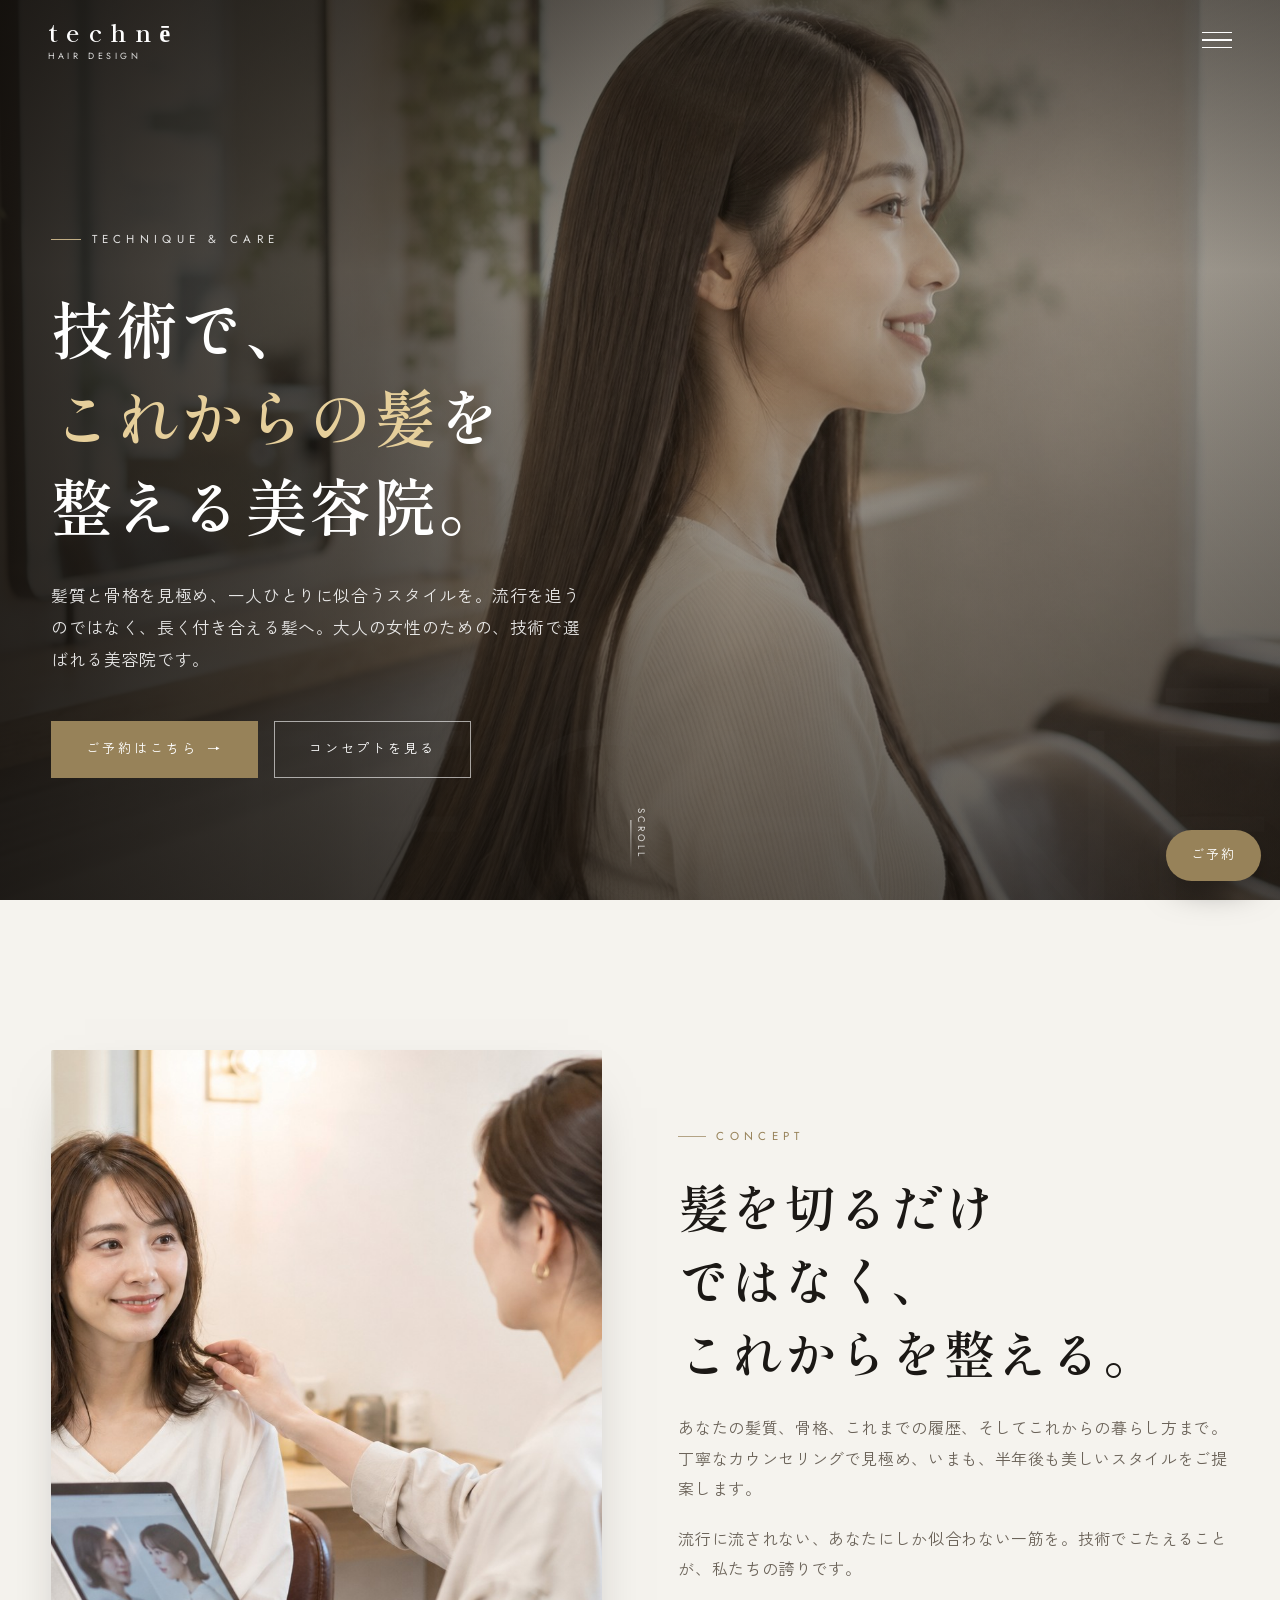
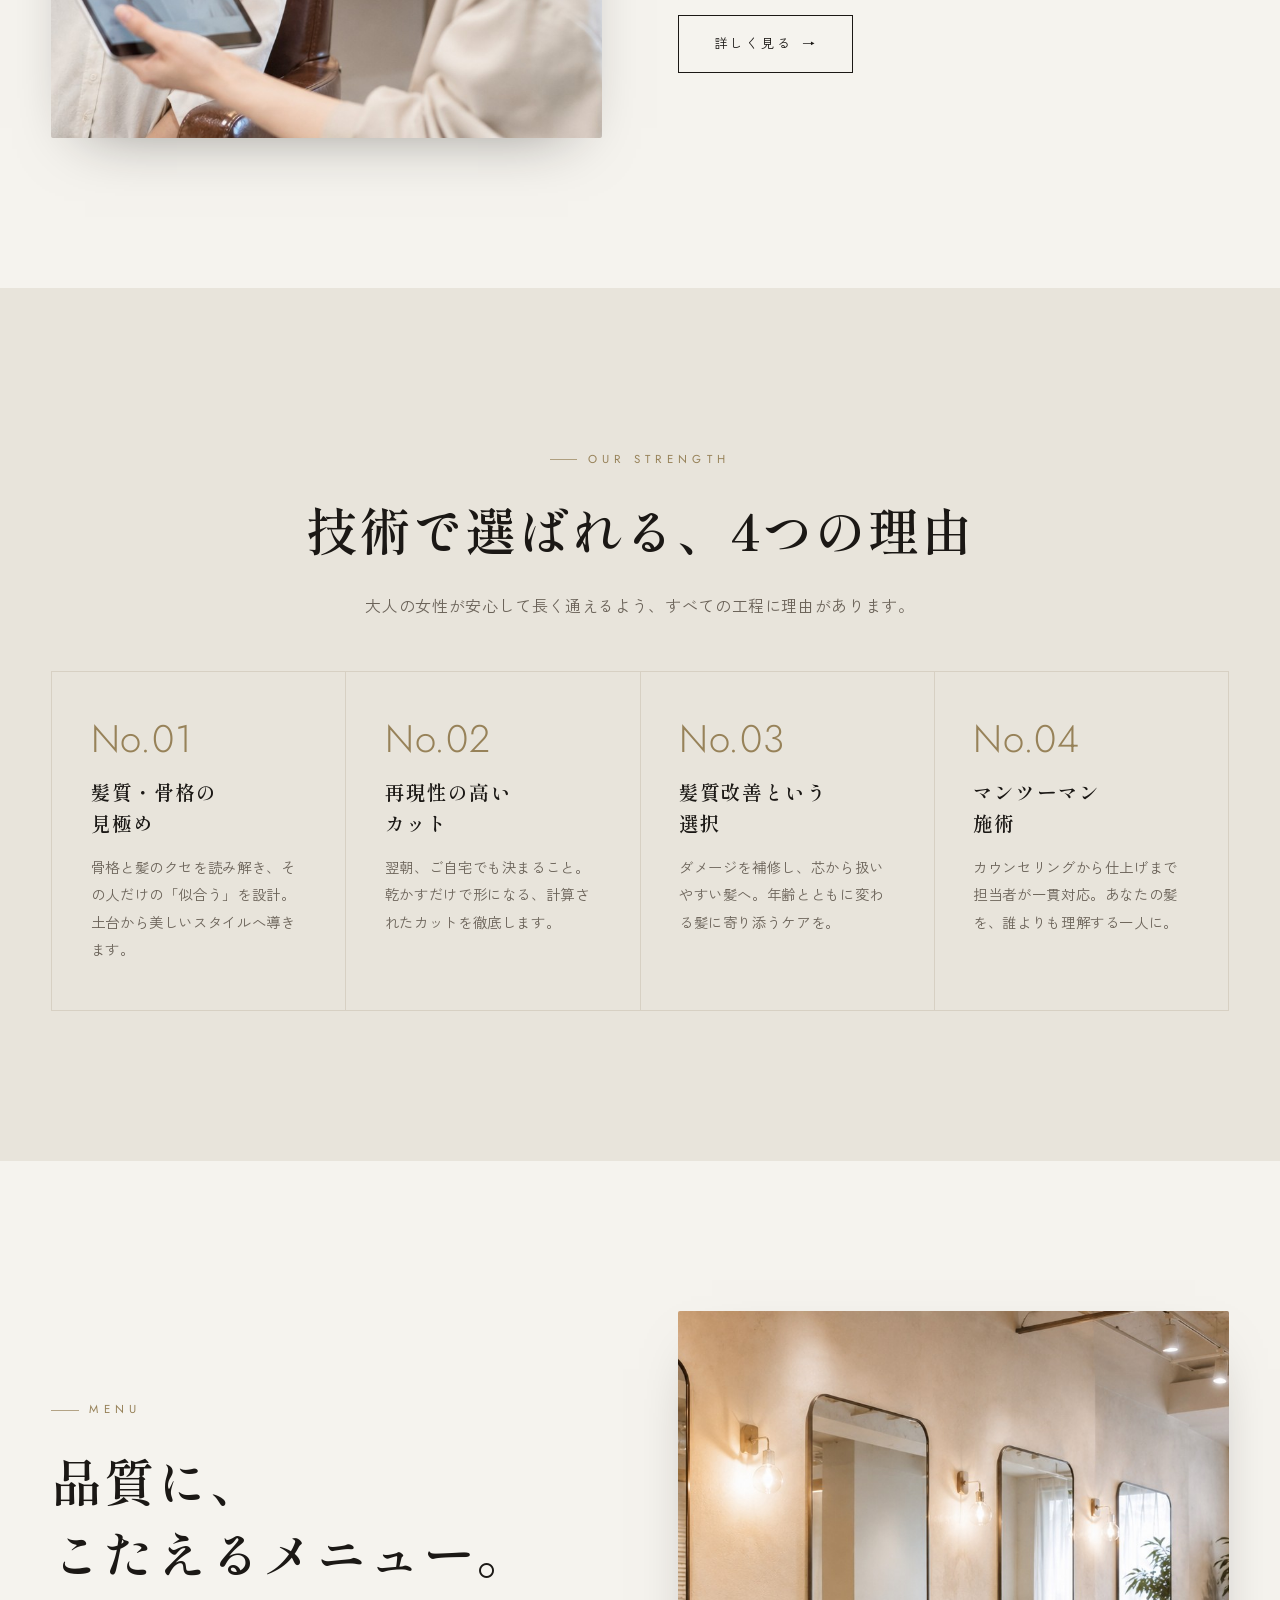
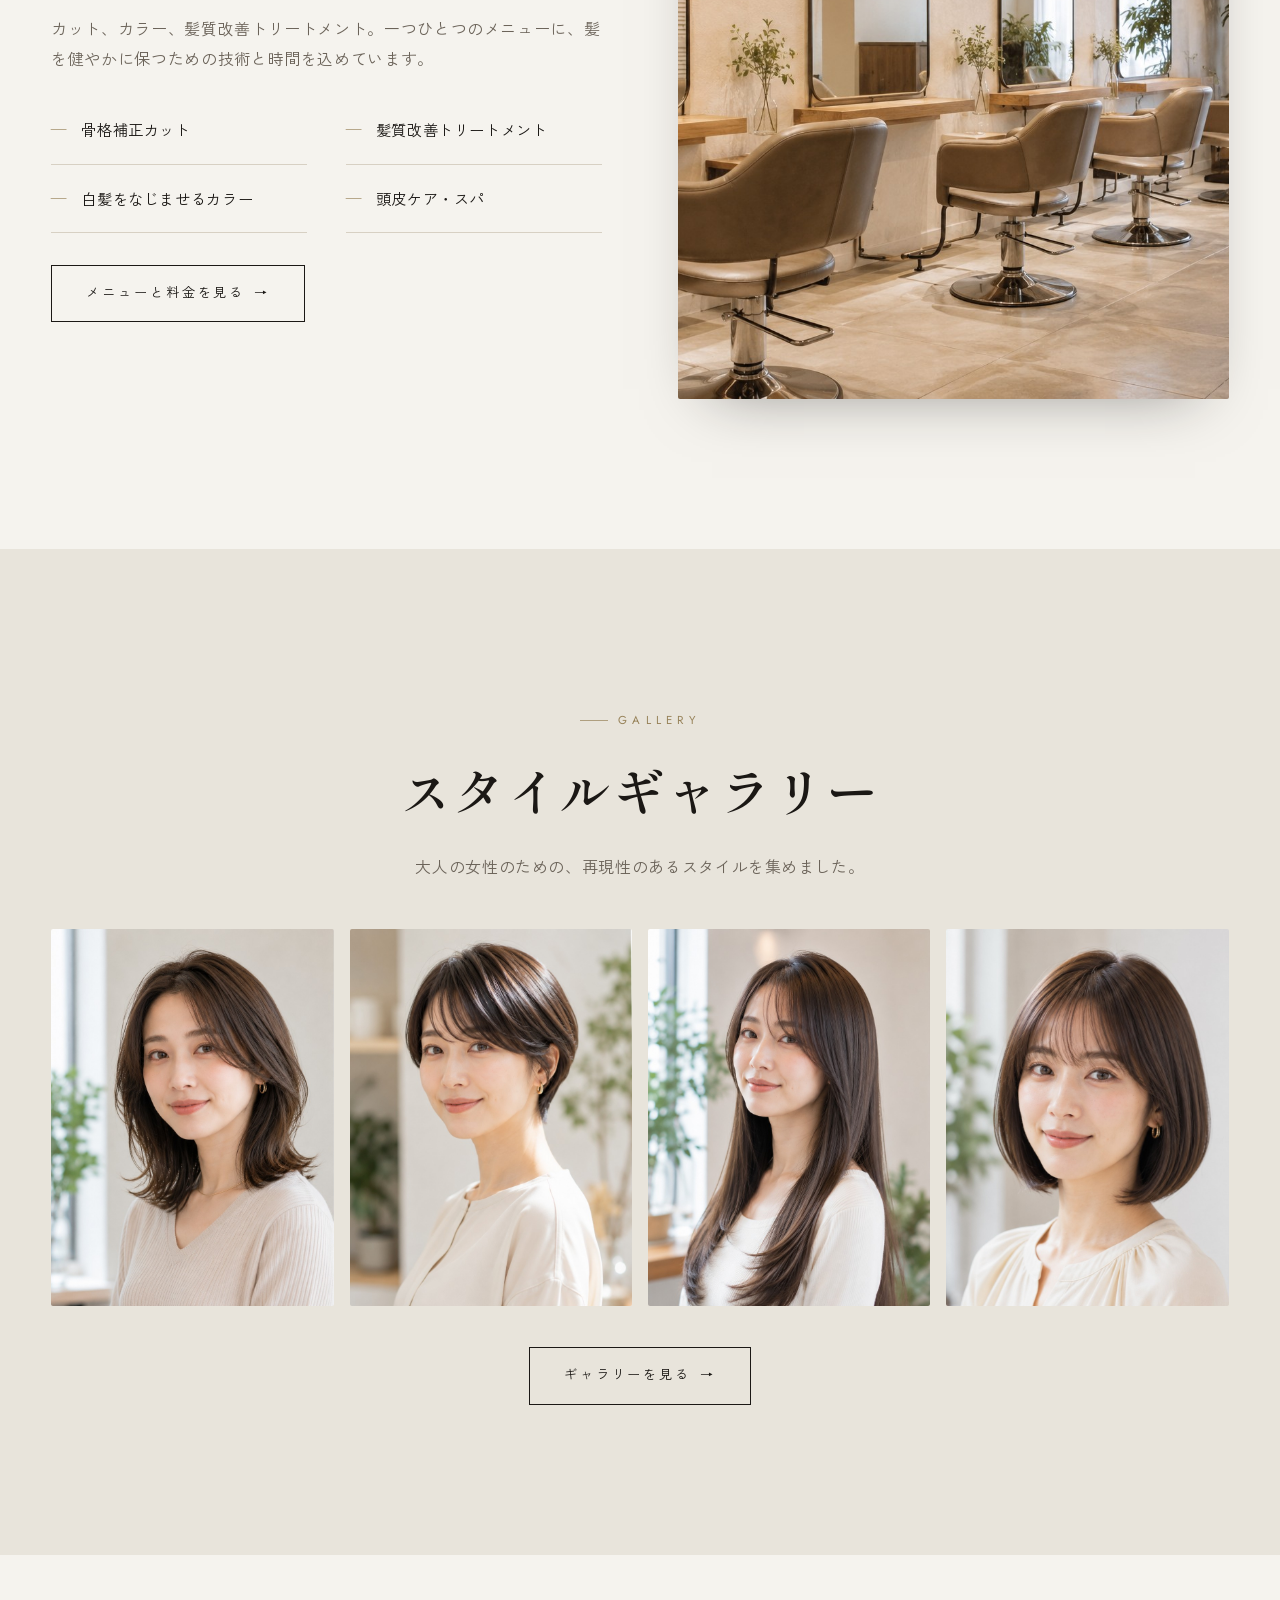
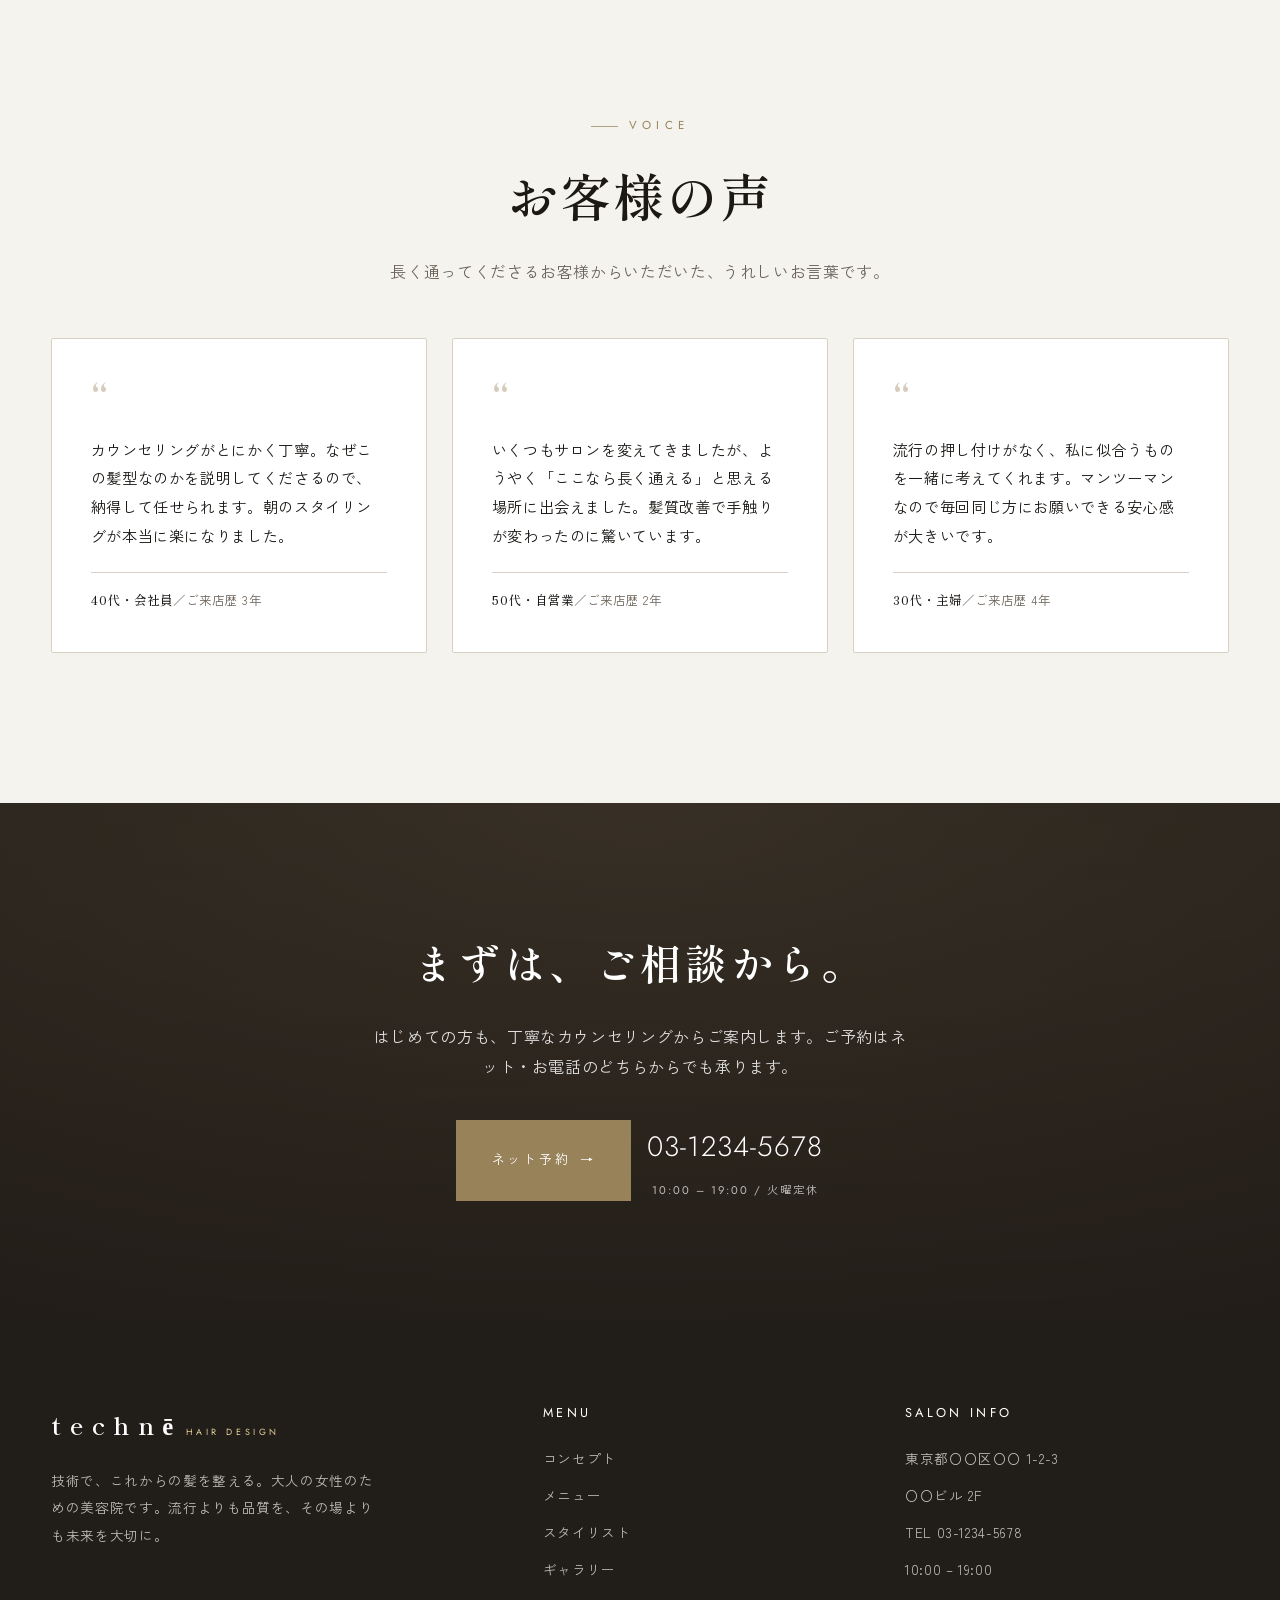
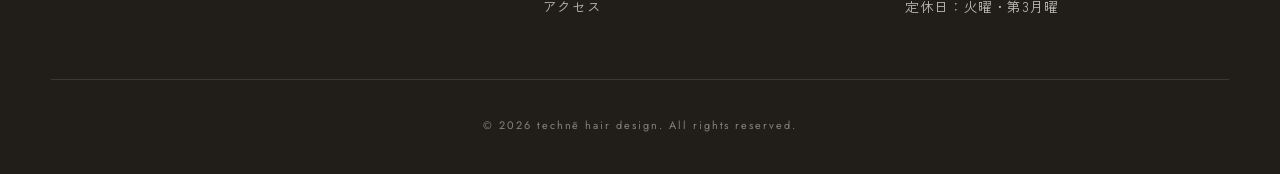
<file: index.html>
<!DOCTYPE html>
<html lang="ja">
<head>
<meta charset="UTF-8">
<meta name="viewport" content="width=device-width, initial-scale=1">
<title>technē｜技術で選ばれる美容院</title>
<meta name="description" content="髪質と骨格を見極め、一人ひとりに似合うスタイルを。流行よりも品質を大切にする、大人のための美容院 technē（テクネ）。マンツーマン施術・髪質改善・再現性の高いカット。">
<link rel="preconnect" href="https://fonts.googleapis.com">
<link rel="preconnect" href="https://fonts.gstatic.com" crossorigin>
<link href="https://fonts.googleapis.com/css2?family=Shippori+Mincho:wght@400;500;600&family=Zen+Kaku+Gothic+New:wght@300;400;500&display=swap" rel="stylesheet">
<link rel="stylesheet" href="css/style.css">
</head>
<body>

<header class="site-header">
  <a href="index.html" class="brand">
    <span class="brand__name">technē</span>
    <span class="brand__tag">HAIR DESIGN</span>
  </a>
  <nav class="nav" aria-label="メインメニュー">
    <ul class="nav__list">
      <li><a href="index.html" aria-current="page">トップ</a></li>
      <li><a href="concept.html">コンセプト</a></li>
      <li><a href="menu.html">メニュー</a></li>
      <li><a href="stylist.html">スタイリスト</a></li>
      <li><a href="gallery.html">ギャラリー</a></li>
      <li><a href="access.html">アクセス</a></li>
    </ul>
    <a href="access.html#reserve" class="nav__reserve">ご予約</a>
  </nav>
  <button class="nav__toggle" aria-label="メニューを開く" aria-expanded="false">
    <span></span><span></span><span></span>
  </button>
</header>

<!-- HERO -->
<section class="hero">
  <div class="hero__media" aria-hidden="true"></div>
  <div class="container hero__inner">
    <p class="hero__eyebrow">TECHNIQUE &amp; CARE</p>
    <h1>技術で、<br><span class="accent">これからの髪</span>を<br>整える美容院。</h1>
    <p class="hero__sub">髪質と骨格を見極め、一人ひとりに似合うスタイルを。流行を追うのではなく、長く付き合える髪へ。大人の女性のための、技術で選ばれる美容院です。</p>
    <div class="hero__cta">
      <a href="access.html#reserve" class="btn btn--fill">ご予約はこちら <span class="arrow">→</span></a>
      <a href="concept.html" class="btn btn--light">コンセプトを見る</a>
    </div>
  </div>
  <span class="hero__scroll">SCROLL</span>
</section>

<!-- INTRO / CONCEPT TEASER -->
<section class="section">
  <div class="container split">
    <div class="split__media reveal">
      <div class="ph ph--photo" style="background-image:url(images/counseling.jpg); background-position:70% top" role="img" aria-label="カウンセリングの様子"></div>
    </div>
    <div class="split__body reveal">
      <span class="eyebrow">CONCEPT</span>
      <h2 class="section-title">髪を切るだけ<br>ではなく、<br>これからを整える。</h2>
      <p class="lead">あなたの髪質、骨格、これまでの履歴、そしてこれからの暮らし方まで。丁寧なカウンセリングで見極め、いまも、半年後も美しいスタイルをご提案します。</p>
      <p class="lead">流行に流されない、あなたにしか似合わない一筋を。技術でこたえることが、私たちの誇りです。</p>
      <p style="margin-top:2rem"><a href="concept.html" class="btn">詳しく見る <span class="arrow">→</span></a></p>
    </div>
  </div>
</section>

<!-- STRENGTHS -->
<section class="section section--alt">
  <div class="container center">
    <span class="eyebrow eyebrow--center">OUR STRENGTH</span>
    <h2 class="section-title">技術で選ばれる、4つの理由</h2>
    <p class="lead">大人の女性が安心して長く通えるよう、すべての工程に理由があります。</p>
  </div>
  <div class="container">
    <div class="pillars">
      <div class="pillar reveal">
        <span class="pillar__no">No.01</span>
        <h3>髪質・骨格の<br>見極め</h3>
        <p>骨格と髪のクセを読み解き、その人だけの「似合う」を設計。土台から美しいスタイルへ導きます。</p>
      </div>
      <div class="pillar reveal">
        <span class="pillar__no">No.02</span>
        <h3>再現性の高い<br>カット</h3>
        <p>翌朝、ご自宅でも決まること。乾かすだけで形になる、計算されたカットを徹底します。</p>
      </div>
      <div class="pillar reveal">
        <span class="pillar__no">No.03</span>
        <h3>髪質改善という<br>選択</h3>
        <p>ダメージを補修し、芯から扱いやすい髪へ。年齢とともに変わる髪に寄り添うケアを。</p>
      </div>
      <div class="pillar reveal">
        <span class="pillar__no">No.04</span>
        <h3>マンツーマン<br>施術</h3>
        <p>カウンセリングから仕上げまで担当者が一貫対応。あなたの髪を、誰よりも理解する一人に。</p>
      </div>
    </div>
  </div>
</section>

<!-- MENU TEASER -->
<section class="section">
  <div class="container split split--rev">
    <div class="split__media reveal">
      <div class="ph ph--photo" style="background-image:url(images/salon.jpg)" role="img" aria-label="サロンの内観"></div>
    </div>
    <div class="split__body reveal">
      <span class="eyebrow">MENU</span>
      <h2 class="section-title">品質に、<br>こたえるメニュー。</h2>
      <p class="lead">カット、カラー、髪質改善トリートメント。一つひとつのメニューに、髪を健やかに保つための技術と時間を込めています。</p>
      <ul class="checklist">
        <li>骨格補正カット</li>
        <li>髪質改善トリートメント</li>
        <li>白髪をなじませるカラー</li>
        <li>頭皮ケア・スパ</li>
      </ul>
      <p style="margin-top:2rem"><a href="menu.html" class="btn">メニューと料金を見る <span class="arrow">→</span></a></p>
    </div>
  </div>
</section>

<!-- GALLERY TEASER -->
<section class="section section--alt">
  <div class="container center">
    <span class="eyebrow eyebrow--center">GALLERY</span>
    <h2 class="section-title">スタイルギャラリー</h2>
    <p class="lead">大人の女性のための、再現性のあるスタイルを集めました。</p>
  </div>
  <div class="container">
    <div class="gallery-grid gallery-grid--teaser" style="margin-top:3rem">
      <div class="gallery-item reveal"><div class="ph ph--photo" style="background-image:url(images/medium.jpg)" role="img" aria-label="大人ミディアム"></div><span class="gallery-item__cap">大人ミディアム</span></div>
      <div class="gallery-item reveal"><div class="ph ph--photo" style="background-image:url(images/short.jpg)" role="img" aria-label="艶ショート"></div><span class="gallery-item__cap">艶ショート</span></div>
      <div class="gallery-item reveal"><div class="ph ph--photo" style="background-image:url(images/long.jpg)" role="img" aria-label="髪質改善ロング"></div><span class="gallery-item__cap">髪質改善ロング</span></div>
      <div class="gallery-item reveal"><div class="ph ph--photo" style="background-image:url(images/bob.jpg)" role="img" aria-label="上品ボブ"></div><span class="gallery-item__cap">上品ボブ</span></div>
    </div>
    <p class="center" style="margin-top:2.6rem"><a href="gallery.html" class="btn">ギャラリーを見る <span class="arrow">→</span></a></p>
  </div>
</section>

<!-- VOICE -->
<section class="section">
  <div class="container center">
    <span class="eyebrow eyebrow--center">VOICE</span>
    <h2 class="section-title">お客様の声</h2>
    <p class="lead">長く通ってくださるお客様からいただいた、うれしいお言葉です。</p>
  </div>
  <div class="container">
    <div class="voice-grid">
      <div class="voice-card reveal">
        <div class="voice-card__mark">“</div>
        <p class="voice-card__text">カウンセリングがとにかく丁寧。なぜこの髪型なのかを説明してくださるので、納得して任せられます。朝のスタイリングが本当に楽になりました。</p>
        <p class="voice-card__meta"><strong>40代・会社員</strong>／ご来店歴 3年</p>
      </div>
      <div class="voice-card reveal">
        <div class="voice-card__mark">“</div>
        <p class="voice-card__text">いくつもサロンを変えてきましたが、ようやく「ここなら長く通える」と思える場所に出会えました。髪質改善で手触りが変わったのに驚いています。</p>
        <p class="voice-card__meta"><strong>50代・自営業</strong>／ご来店歴 2年</p>
      </div>
      <div class="voice-card reveal">
        <div class="voice-card__mark">“</div>
        <p class="voice-card__text">流行の押し付けがなく、私に似合うものを一緒に考えてくれます。マンツーマンなので毎回同じ方にお願いできる安心感が大きいです。</p>
        <p class="voice-card__meta"><strong>30代・主婦</strong>／ご来店歴 4年</p>
      </div>
    </div>
  </div>
</section>

<!-- RESERVE BAND -->
<section class="reserve-band" id="reserve">
  <div class="container">
    <h2>まずは、ご相談から。</h2>
    <p>はじめての方も、丁寧なカウンセリングからご案内します。ご予約はネット・お電話のどちらからでも承ります。</p>
    <div class="reserve-actions">
      <a href="access.html#reserve" class="btn btn--fill">ネット予約 <span class="arrow">→</span></a>
      <div class="reserve-tel">
        <span class="num">03-1234-5678</span>
        <small>10:00 – 19:00 / 火曜定休</small>
      </div>
    </div>
  </div>
</section>

<!-- FOOTER -->
<footer class="site-footer">
  <div class="container footer-grid">
    <div class="footer-brand">
      <span class="brand__name">technē</span>
      <span class="brand__tag">HAIR DESIGN</span>
      <p>技術で、これからの髪を整える。大人の女性のための美容院です。流行よりも品質を、その場よりも未来を大切に。</p>
    </div>
    <div class="footer-col">
      <h4>MENU</h4>
      <ul>
        <li><a href="concept.html">コンセプト</a></li>
        <li><a href="menu.html">メニュー</a></li>
        <li><a href="stylist.html">スタイリスト</a></li>
        <li><a href="gallery.html">ギャラリー</a></li>
        <li><a href="access.html">アクセス</a></li>
      </ul>
    </div>
    <div class="footer-col">
      <h4>SALON INFO</h4>
      <ul>
        <li>東京都〇〇区〇〇 1-2-3</li>
        <li>〇〇ビル 2F</li>
        <li>TEL 03-1234-5678</li>
        <li>10:00 – 19:00</li>
        <li>定休日：火曜・第3月曜</li>
      </ul>
    </div>
  </div>
  <p class="copy">© <span data-year>2026</span> technē hair design. All rights reserved.</p>
</footer>

<a href="access.html#reserve" class="fab">ご予約</a>
<script src="js/main.js"></script>
</body>
</html>
</file>
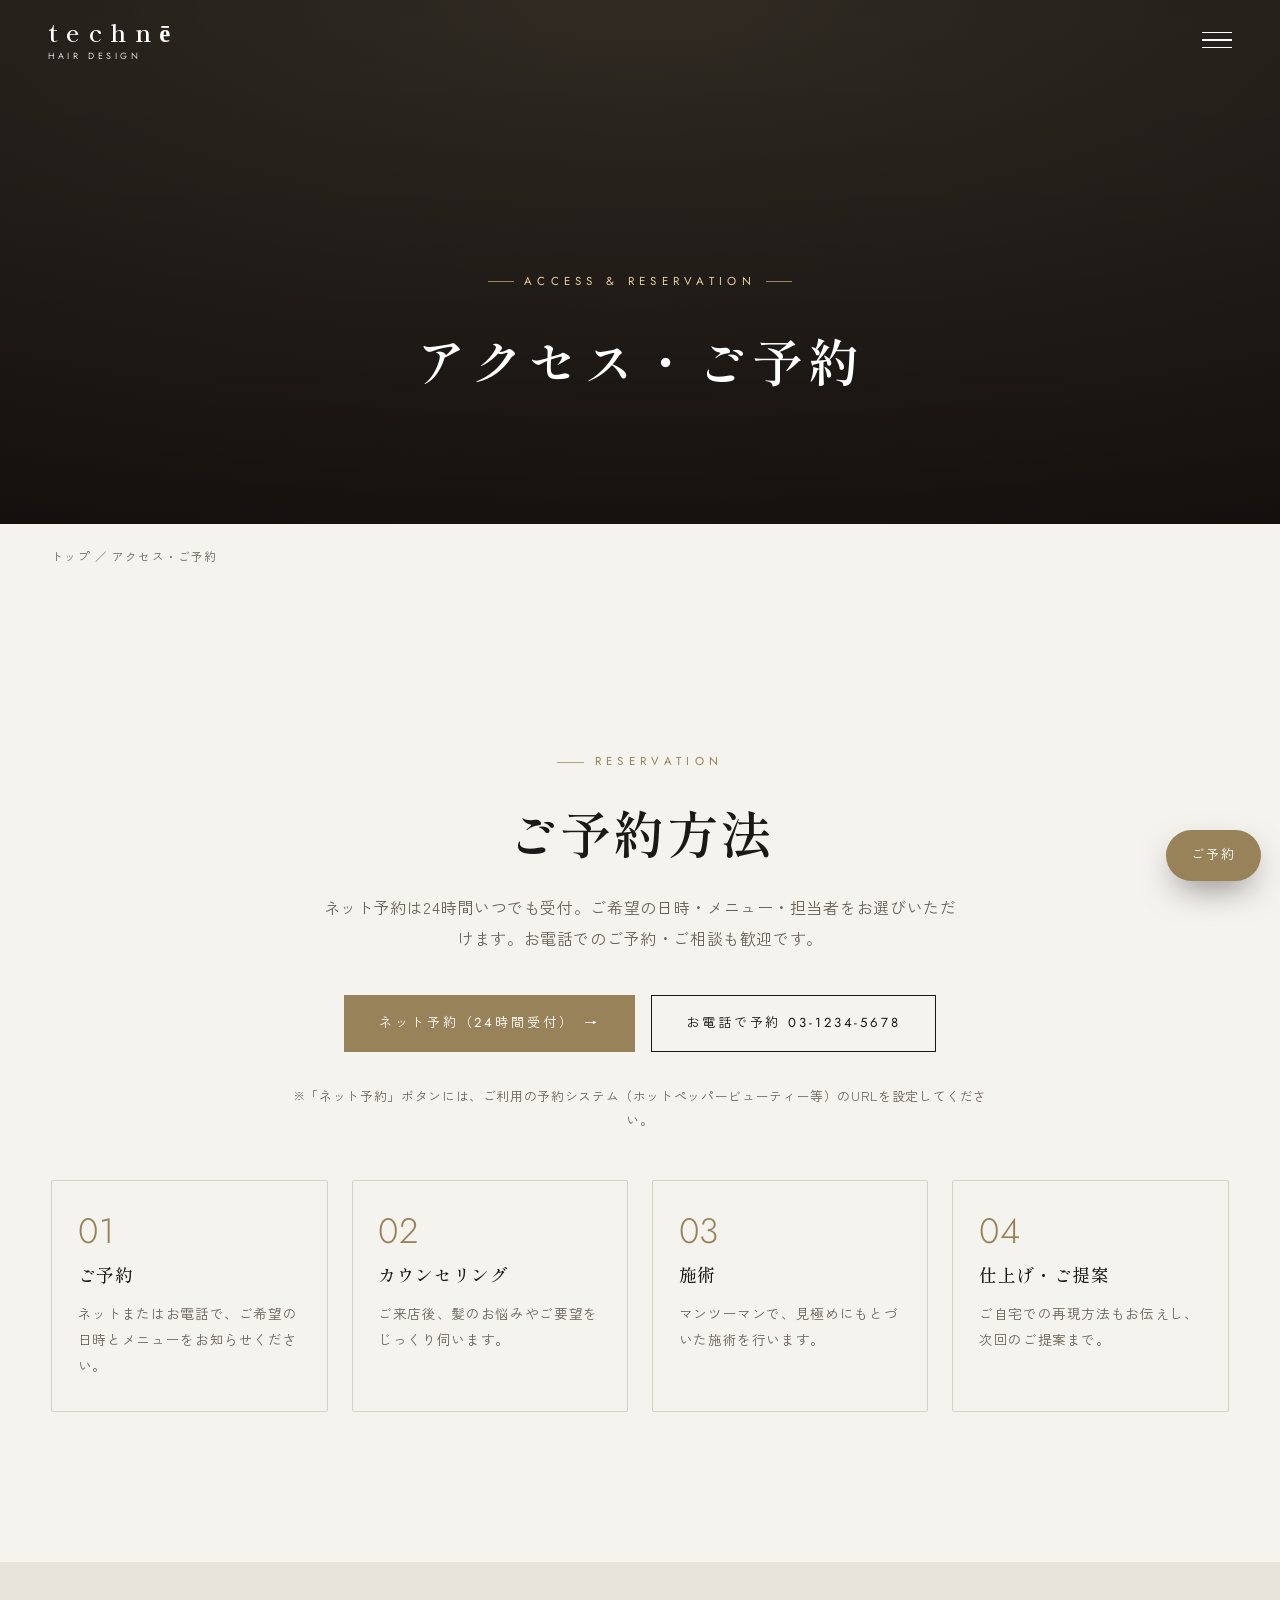
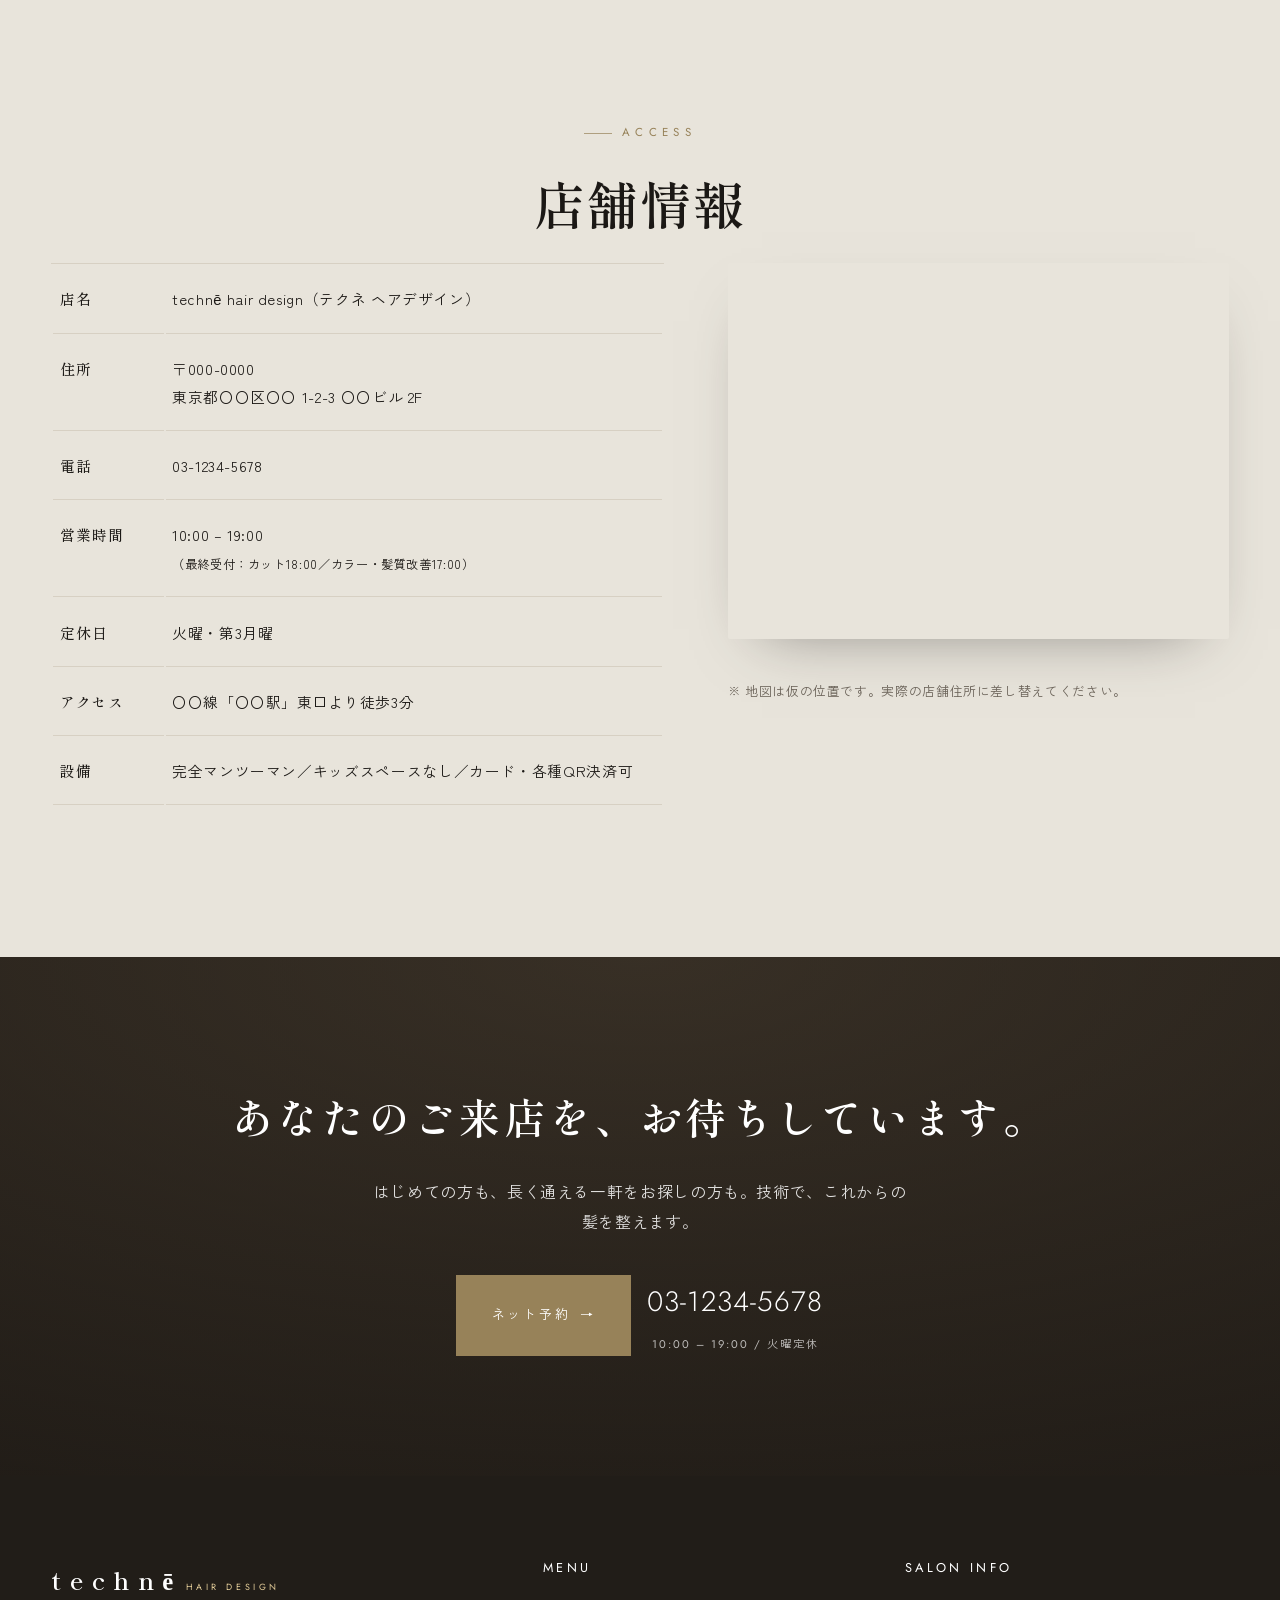
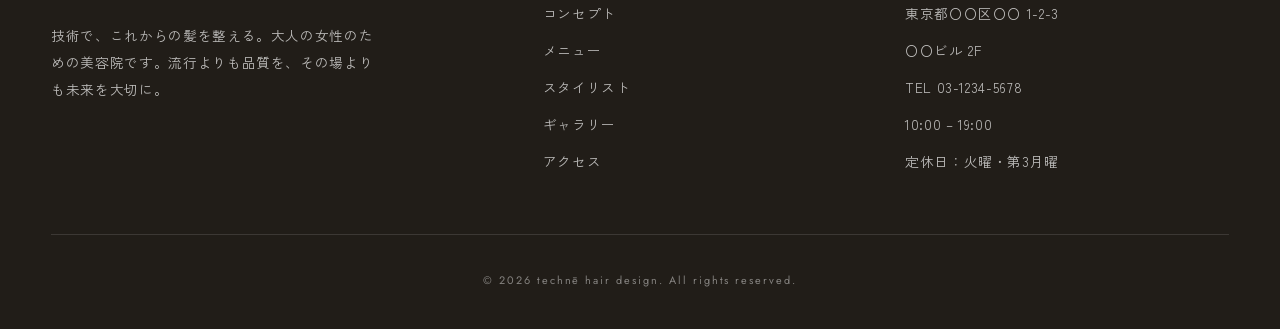
<file: access.html>
<!DOCTYPE html>
<html lang="ja">
<head>
<meta charset="UTF-8">
<meta name="viewport" content="width=device-width, initial-scale=1">
<title>アクセス・ご予約｜technē</title>
<meta name="description" content="technē（テクネ）へのアクセス・営業時間・ご予約方法。ネット予約は24時間受付。お電話でもご予約を承ります。">
<link rel="preconnect" href="https://fonts.googleapis.com">
<link rel="preconnect" href="https://fonts.gstatic.com" crossorigin>
<link href="https://fonts.googleapis.com/css2?family=Shippori+Mincho:wght@400;500;600&family=Zen+Kaku+Gothic+New:wght@300;400;500&display=swap" rel="stylesheet">
<link rel="stylesheet" href="css/style.css">
</head>
<body>

<header class="site-header">
  <a href="index.html" class="brand">
    <span class="brand__name">technē</span>
    <span class="brand__tag">HAIR DESIGN</span>
  </a>
  <nav class="nav" aria-label="メインメニュー">
    <ul class="nav__list">
      <li><a href="index.html">トップ</a></li>
      <li><a href="concept.html">コンセプト</a></li>
      <li><a href="menu.html">メニュー</a></li>
      <li><a href="stylist.html">スタイリスト</a></li>
      <li><a href="gallery.html">ギャラリー</a></li>
      <li><a href="access.html" aria-current="page">アクセス</a></li>
    </ul>
    <a href="#reserve" class="nav__reserve">ご予約</a>
  </nav>
  <button class="nav__toggle" aria-label="メニューを開く" aria-expanded="false">
    <span></span><span></span><span></span>
  </button>
</header>

<section class="page-hero">
  <div class="container">
    <span class="page-hero__en">ACCESS &amp; RESERVATION</span>
    <h1>アクセス・ご予約</h1>
  </div>
</section>
<div class="container breadcrumb"><a href="index.html">トップ</a> ／ アクセス・ご予約</div>

<!-- RESERVE FIRST (予約のしやすさ重視) -->
<section class="section" id="reserve">
  <div class="container center" style="max-width:720px">
    <span class="eyebrow eyebrow--center">RESERVATION</span>
    <h2 class="section-title">ご予約方法</h2>
    <p class="lead">ネット予約は24時間いつでも受付。ご希望の日時・メニュー・担当者をお選びいただけます。お電話でのご予約・ご相談も歓迎です。</p>
    <div class="reserve-actions" style="margin-top:2.6rem">
      <a href="#" class="btn btn--fill" aria-label="ネット予約ページへ（要設定）">ネット予約（24時間受付） <span class="arrow">→</span></a>
      <a href="tel:0312345678" class="btn">お電話で予約 03-1234-5678</a>
    </div>
    <p class="menu-note">※「ネット予約」ボタンには、ご利用の予約システム（ホットペッパービューティー等）のURLを設定してください。</p>
  </div>

  <div class="container">
    <div class="steps">
      <div class="step reveal"><h3>ご予約</h3><p>ネットまたはお電話で、ご希望の日時とメニューをお知らせください。</p></div>
      <div class="step reveal"><h3>カウンセリング</h3><p>ご来店後、髪のお悩みやご要望をじっくり伺います。</p></div>
      <div class="step reveal"><h3>施術</h3><p>マンツーマンで、見極めにもとづいた施術を行います。</p></div>
      <div class="step reveal"><h3>仕上げ・ご提案</h3><p>ご自宅での再現方法もお伝えし、次回のご提案まで。</p></div>
    </div>
  </div>
</section>

<!-- ACCESS -->
<section class="section section--alt">
  <div class="container center">
    <span class="eyebrow eyebrow--center">ACCESS</span>
    <h2 class="section-title">店舗情報</h2>
  </div>
  <div class="container">
    <div class="access-grid">
      <div class="reveal">
        <table class="info-table">
          <tbody>
            <tr><th>店名</th><td>technē hair design（テクネ ヘアデザイン）</td></tr>
            <tr><th>住所</th><td>〒000-0000<br>東京都〇〇区〇〇 1-2-3 〇〇ビル 2F</td></tr>
            <tr><th>電話</th><td><a href="tel:0312345678">03-1234-5678</a></td></tr>
            <tr><th>営業時間</th><td>10:00 – 19:00<br><small>（最終受付：カット18:00／カラー・髪質改善17:00）</small></td></tr>
            <tr><th>定休日</th><td>火曜・第3月曜</td></tr>
            <tr><th>アクセス</th><td>〇〇線「〇〇駅」東口より徒歩3分</td></tr>
            <tr><th>設備</th><td>完全マンツーマン／キッズスペースなし／カード・各種QR決済可</td></tr>
          </tbody>
        </table>
      </div>
      <div class="reveal">
        <iframe
          class="map-frame"
          title="technē の地図"
          src="https://www.google.com/maps?q=東京駅&output=embed"
          loading="lazy"
          referrerpolicy="no-referrer-when-downgrade"></iframe>
        <p class="menu-note">※ 地図は仮の位置です。実際の店舗住所に差し替えてください。</p>
      </div>
    </div>
  </div>
</section>

<section class="reserve-band">
  <div class="container">
    <h2>あなたのご来店を、お待ちしています。</h2>
    <p>はじめての方も、長く通える一軒をお探しの方も。技術で、これからの髪を整えます。</p>
    <div class="reserve-actions">
      <a href="#reserve" class="btn btn--fill">ネット予約 <span class="arrow">→</span></a>
      <div class="reserve-tel"><span class="num">03-1234-5678</span><small>10:00 – 19:00 / 火曜定休</small></div>
    </div>
  </div>
</section>

<footer class="site-footer">
  <div class="container footer-grid">
    <div class="footer-brand">
      <span class="brand__name">technē</span>
      <span class="brand__tag">HAIR DESIGN</span>
      <p>技術で、これからの髪を整える。大人の女性のための美容院です。流行よりも品質を、その場よりも未来を大切に。</p>
    </div>
    <div class="footer-col">
      <h4>MENU</h4>
      <ul>
        <li><a href="concept.html">コンセプト</a></li>
        <li><a href="menu.html">メニュー</a></li>
        <li><a href="stylist.html">スタイリスト</a></li>
        <li><a href="gallery.html">ギャラリー</a></li>
        <li><a href="access.html">アクセス</a></li>
      </ul>
    </div>
    <div class="footer-col">
      <h4>SALON INFO</h4>
      <ul>
        <li>東京都〇〇区〇〇 1-2-3</li>
        <li>〇〇ビル 2F</li>
        <li>TEL 03-1234-5678</li>
        <li>10:00 – 19:00</li>
        <li>定休日：火曜・第3月曜</li>
      </ul>
    </div>
  </div>
  <p class="copy">© <span data-year>2026</span> technē hair design. All rights reserved.</p>
</footer>

<a href="#reserve" class="fab">ご予約</a>
<script src="js/main.js"></script>
</body>
</html>
</file>
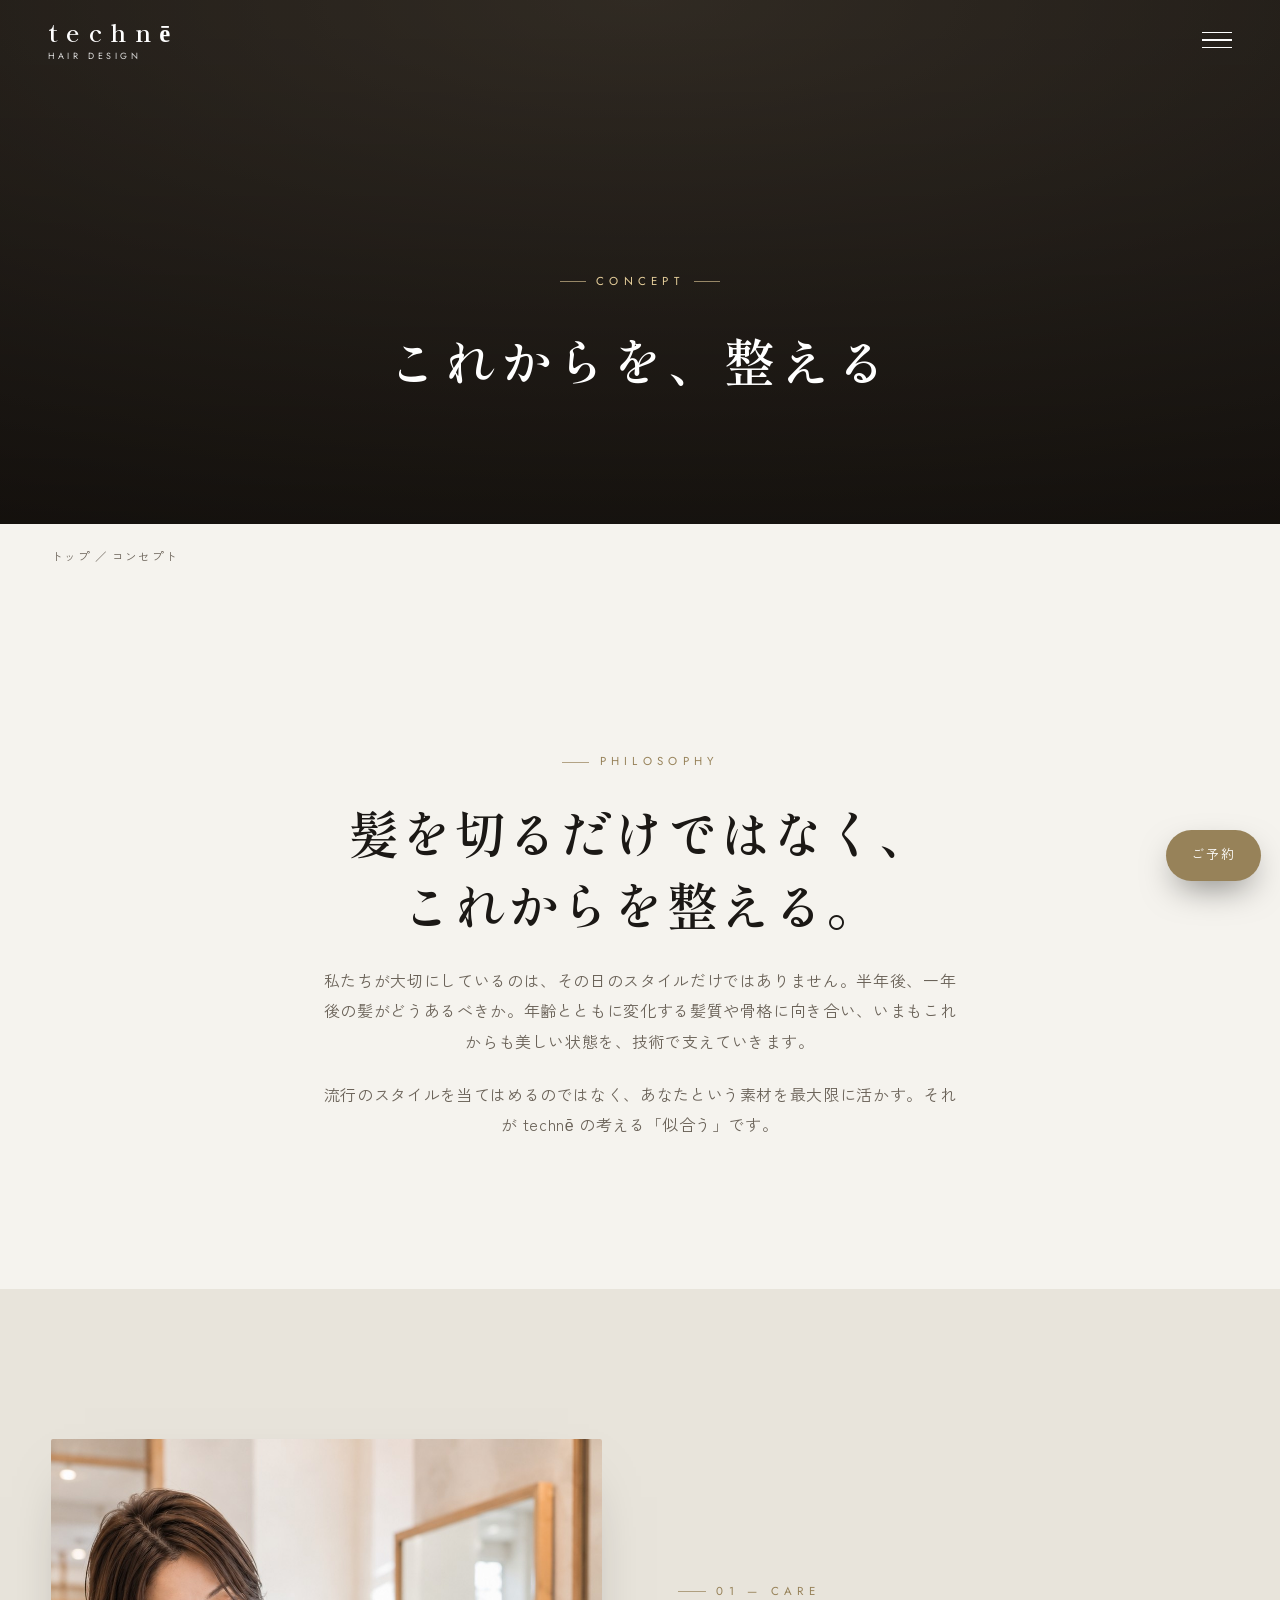
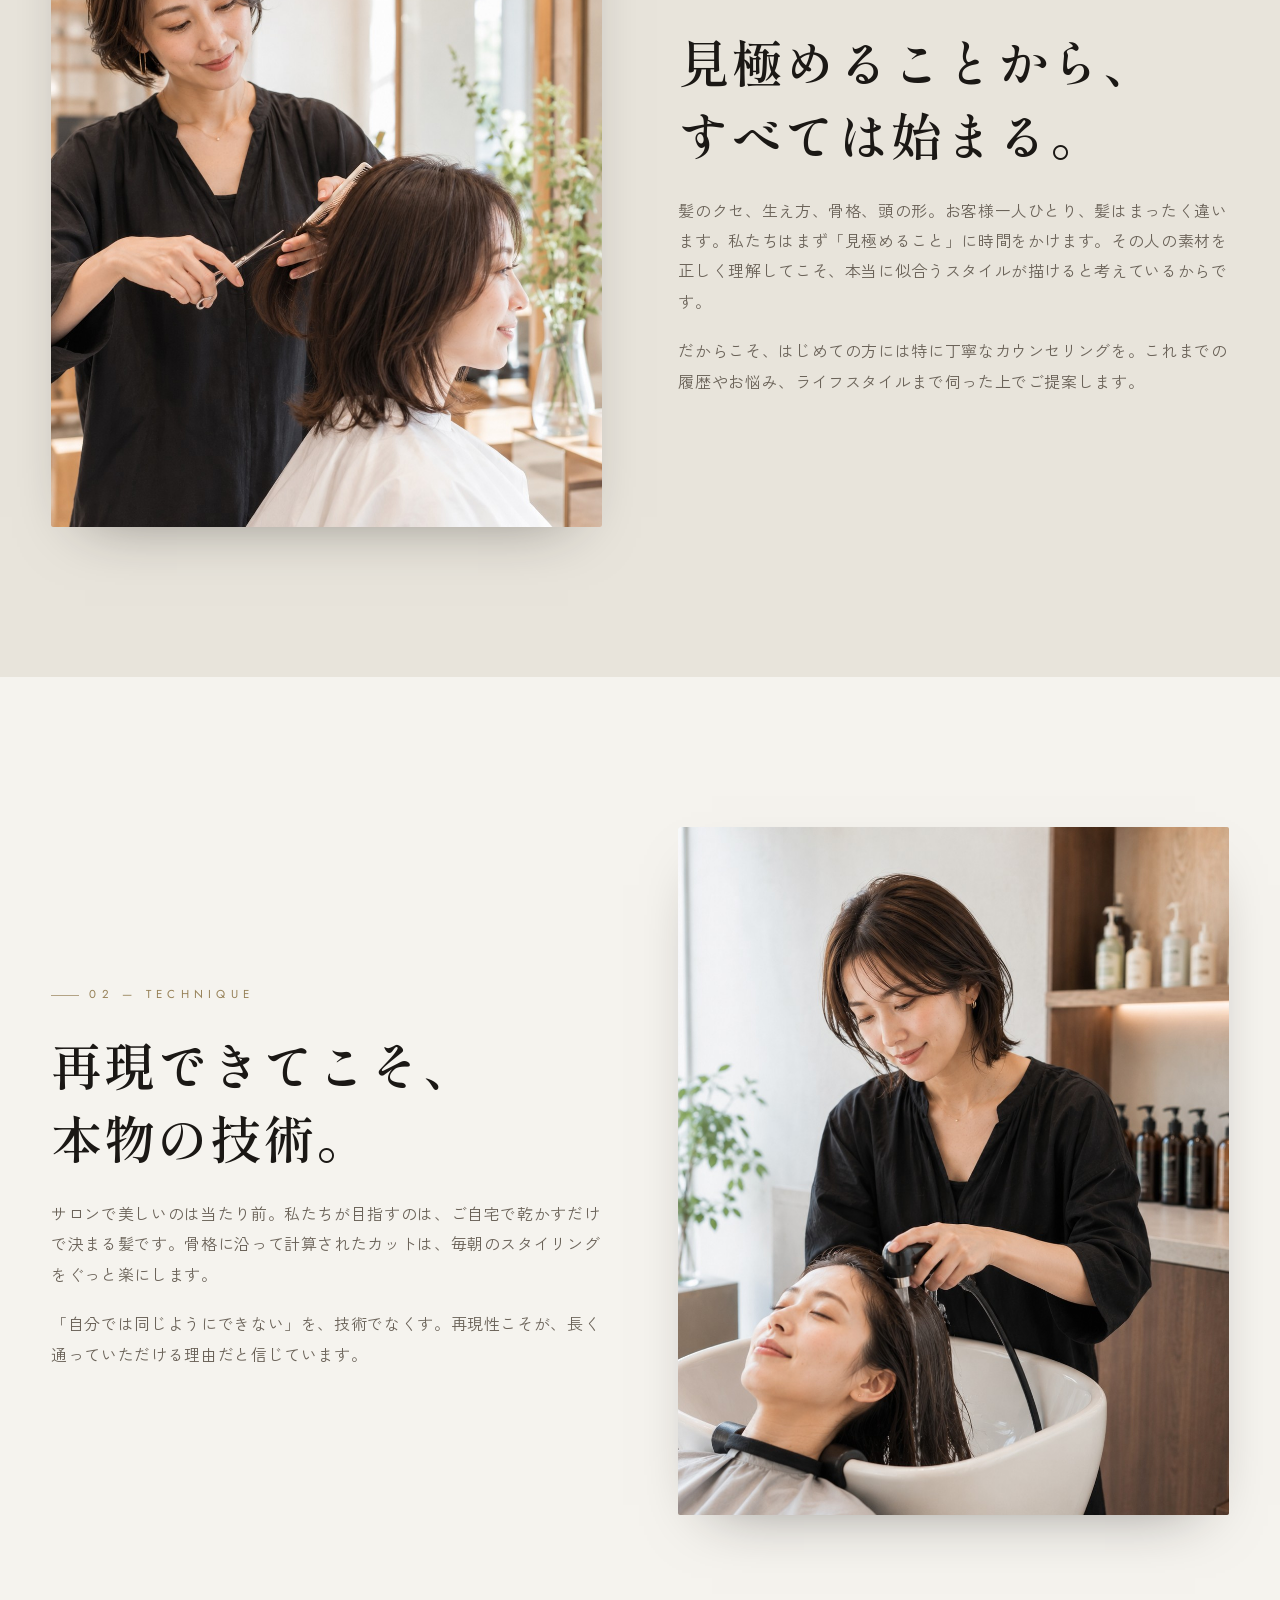
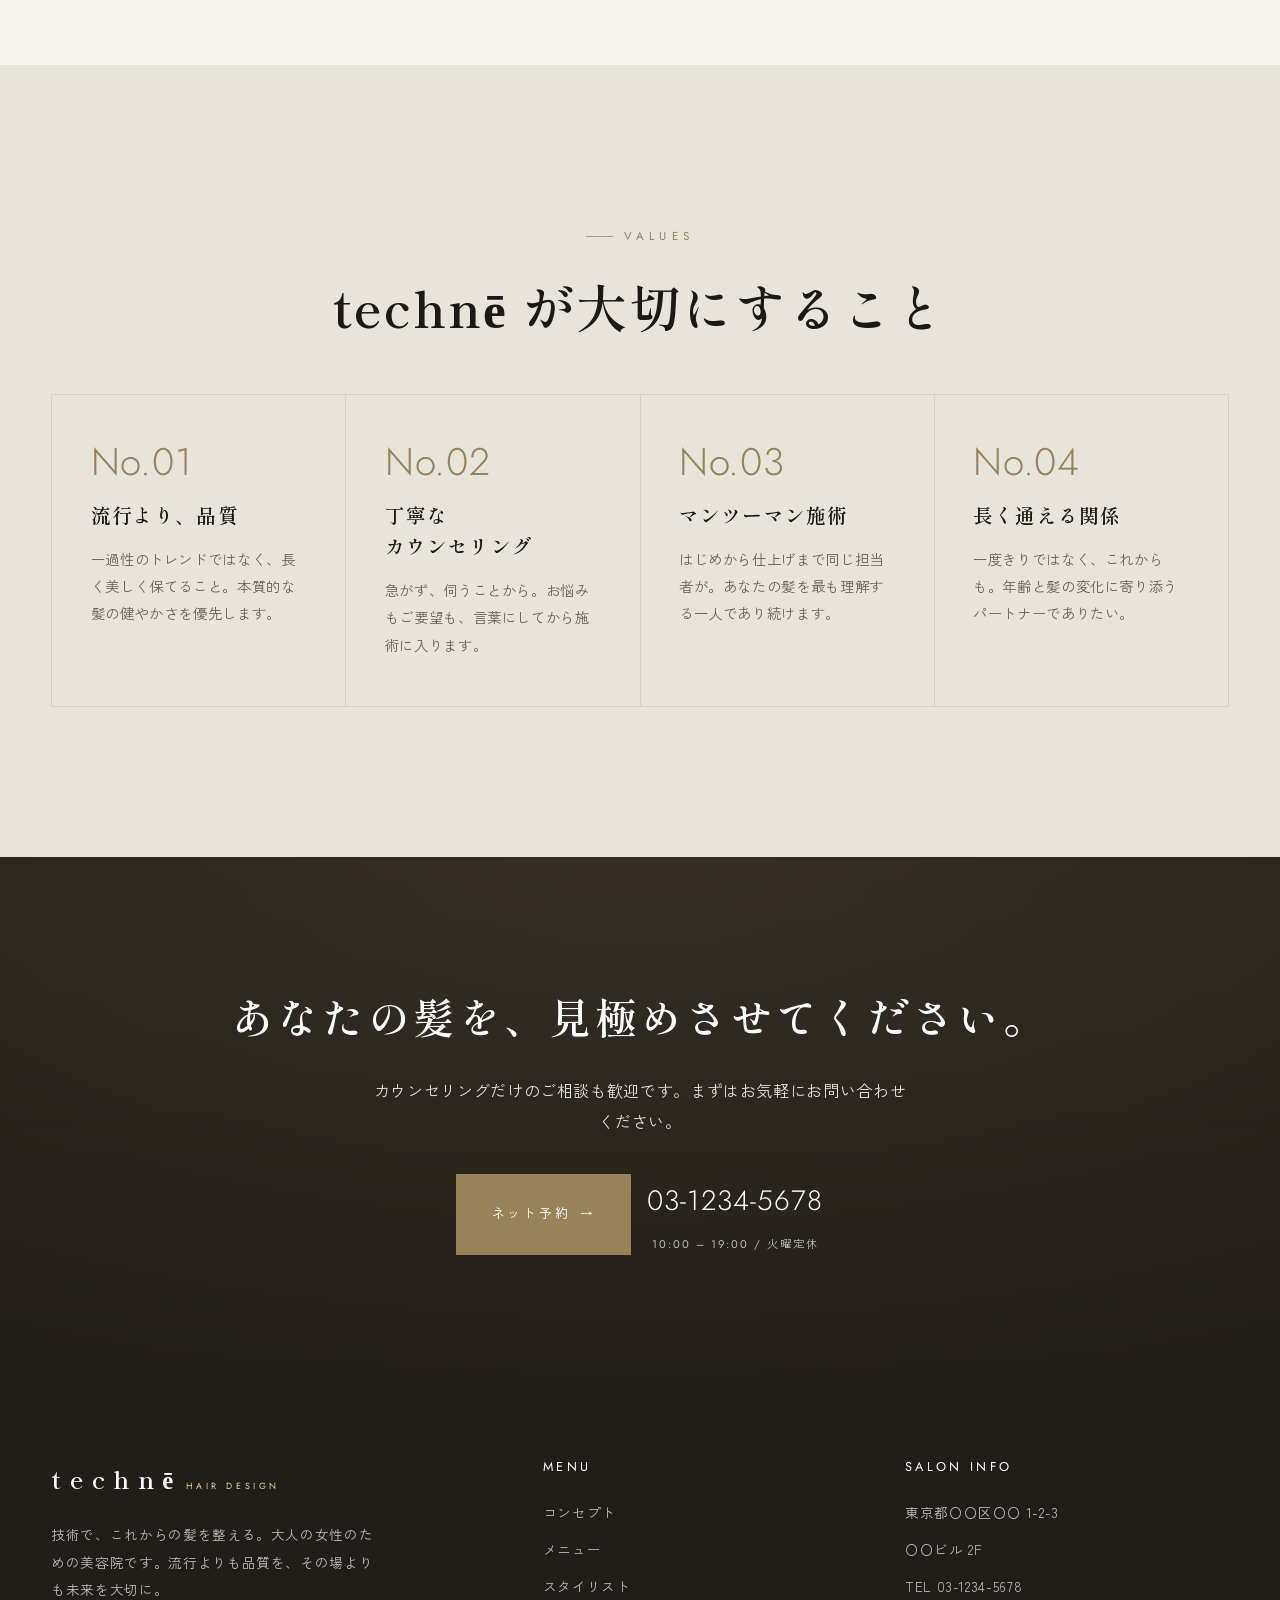
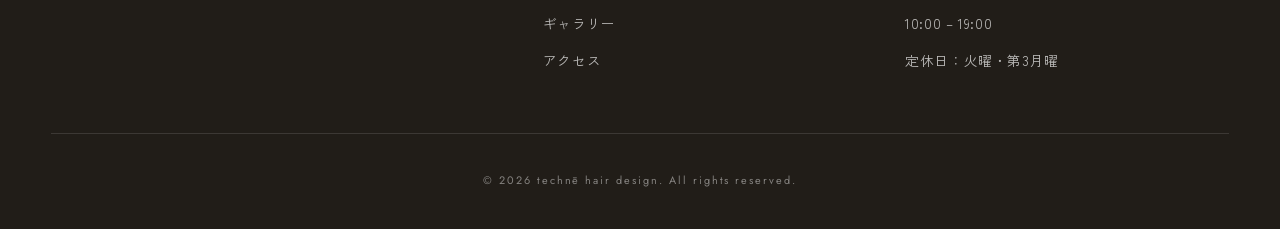
<file: concept.html>
<!DOCTYPE html>
<html lang="ja">
<head>
<meta charset="UTF-8">
<meta name="viewport" content="width=device-width, initial-scale=1">
<title>コンセプト｜technē</title>
<meta name="description" content="髪を切るだけではなく、これからを整える。technē（テクネ）のコンセプトと、技術で選ばれる理由をご紹介します。">
<link rel="preconnect" href="https://fonts.googleapis.com">
<link rel="preconnect" href="https://fonts.gstatic.com" crossorigin>
<link href="https://fonts.googleapis.com/css2?family=Shippori+Mincho:wght@400;500;600&family=Zen+Kaku+Gothic+New:wght@300;400;500&display=swap" rel="stylesheet">
<link rel="stylesheet" href="css/style.css">
</head>
<body>

<header class="site-header">
  <a href="index.html" class="brand">
    <span class="brand__name">technē</span>
    <span class="brand__tag">HAIR DESIGN</span>
  </a>
  <nav class="nav" aria-label="メインメニュー">
    <ul class="nav__list">
      <li><a href="index.html">トップ</a></li>
      <li><a href="concept.html" aria-current="page">コンセプト</a></li>
      <li><a href="menu.html">メニュー</a></li>
      <li><a href="stylist.html">スタイリスト</a></li>
      <li><a href="gallery.html">ギャラリー</a></li>
      <li><a href="access.html">アクセス</a></li>
    </ul>
    <a href="access.html#reserve" class="nav__reserve">ご予約</a>
  </nav>
  <button class="nav__toggle" aria-label="メニューを開く" aria-expanded="false">
    <span></span><span></span><span></span>
  </button>
</header>

<section class="page-hero">
  <div class="container">
    <span class="page-hero__en">CONCEPT</span>
    <h1>これからを、整える</h1>
  </div>
</section>
<div class="container breadcrumb"><a href="index.html">トップ</a> ／ コンセプト</div>

<!-- philosophy -->
<section class="section">
  <div class="container center" style="max-width:760px">
    <span class="eyebrow eyebrow--center">PHILOSOPHY</span>
    <h2 class="section-title">髪を切るだけではなく、<br>これからを整える。</h2>
    <p class="lead">私たちが大切にしているのは、その日のスタイルだけではありません。半年後、一年後の髪がどうあるべきか。年齢とともに変化する髪質や骨格に向き合い、いまもこれからも美しい状態を、技術で支えていきます。</p>
    <p class="lead" style="margin-top:1.4rem">流行のスタイルを当てはめるのではなく、あなたという素材を最大限に活かす。それが technē の考える「似合う」です。</p>
  </div>
</section>

<!-- split 1 -->
<section class="section section--alt">
  <div class="container split">
    <div class="split__media reveal"><div class="ph ph--photo" style="background-image:url(images/cut.jpg)" role="img" aria-label="カットの様子"></div></div>
    <div class="split__body reveal">
      <span class="eyebrow">01 — CARE</span>
      <h2 class="section-title">見極めることから、<br>すべては始まる。</h2>
      <p class="lead">髪のクセ、生え方、骨格、頭の形。お客様一人ひとり、髪はまったく違います。私たちはまず「見極めること」に時間をかけます。その人の素材を正しく理解してこそ、本当に似合うスタイルが描けると考えているからです。</p>
      <p class="lead" style="margin-top:1.2rem">だからこそ、はじめての方には特に丁寧なカウンセリングを。これまでの履歴やお悩み、ライフスタイルまで伺った上でご提案します。</p>
    </div>
  </div>
</section>

<!-- split 2 -->
<section class="section">
  <div class="container split split--rev">
    <div class="split__media reveal"><div class="ph ph--photo" style="background-image:url(images/shower.jpg)" role="img" aria-label="シャンプーの様子"></div></div>
    <div class="split__body reveal">
      <span class="eyebrow">02 — TECHNIQUE</span>
      <h2 class="section-title">再現できてこそ、<br>本物の技術。</h2>
      <p class="lead">サロンで美しいのは当たり前。私たちが目指すのは、ご自宅で乾かすだけで決まる髪です。骨格に沿って計算されたカットは、毎朝のスタイリングをぐっと楽にします。</p>
      <p class="lead" style="margin-top:1.2rem">「自分では同じようにできない」を、技術でなくす。再現性こそが、長く通っていただける理由だと信じています。</p>
    </div>
  </div>
</section>

<!-- values -->
<section class="section section--alt">
  <div class="container center">
    <span class="eyebrow eyebrow--center">VALUES</span>
    <h2 class="section-title">technē が大切にすること</h2>
  </div>
  <div class="container">
    <div class="pillars">
      <div class="pillar reveal">
        <span class="pillar__no">No.01</span>
        <h3>流行より、品質</h3>
        <p>一過性のトレンドではなく、長く美しく保てること。本質的な髪の健やかさを優先します。</p>
      </div>
      <div class="pillar reveal">
        <span class="pillar__no">No.02</span>
        <h3>丁寧な<br>カウンセリング</h3>
        <p>急がず、伺うことから。お悩みもご要望も、言葉にしてから施術に入ります。</p>
      </div>
      <div class="pillar reveal">
        <span class="pillar__no">No.03</span>
        <h3>マンツーマン施術</h3>
        <p>はじめから仕上げまで同じ担当者が。あなたの髪を最も理解する一人であり続けます。</p>
      </div>
      <div class="pillar reveal">
        <span class="pillar__no">No.04</span>
        <h3>長く通える関係</h3>
        <p>一度きりではなく、これからも。年齢と髪の変化に寄り添うパートナーでありたい。</p>
      </div>
    </div>
  </div>
</section>

<!-- reserve band -->
<section class="reserve-band" id="reserve">
  <div class="container">
    <h2>あなたの髪を、見極めさせてください。</h2>
    <p>カウンセリングだけのご相談も歓迎です。まずはお気軽にお問い合わせください。</p>
    <div class="reserve-actions">
      <a href="access.html#reserve" class="btn btn--fill">ネット予約 <span class="arrow">→</span></a>
      <div class="reserve-tel"><span class="num">03-1234-5678</span><small>10:00 – 19:00 / 火曜定休</small></div>
    </div>
  </div>
</section>

<footer class="site-footer">
  <div class="container footer-grid">
    <div class="footer-brand">
      <span class="brand__name">technē</span>
      <span class="brand__tag">HAIR DESIGN</span>
      <p>技術で、これからの髪を整える。大人の女性のための美容院です。流行よりも品質を、その場よりも未来を大切に。</p>
    </div>
    <div class="footer-col">
      <h4>MENU</h4>
      <ul>
        <li><a href="concept.html">コンセプト</a></li>
        <li><a href="menu.html">メニュー</a></li>
        <li><a href="stylist.html">スタイリスト</a></li>
        <li><a href="gallery.html">ギャラリー</a></li>
        <li><a href="access.html">アクセス</a></li>
      </ul>
    </div>
    <div class="footer-col">
      <h4>SALON INFO</h4>
      <ul>
        <li>東京都〇〇区〇〇 1-2-3</li>
        <li>〇〇ビル 2F</li>
        <li>TEL 03-1234-5678</li>
        <li>10:00 – 19:00</li>
        <li>定休日：火曜・第3月曜</li>
      </ul>
    </div>
  </div>
  <p class="copy">© <span data-year>2026</span> technē hair design. All rights reserved.</p>
</footer>

<a href="access.html#reserve" class="fab">ご予約</a>
<script src="js/main.js"></script>
</body>
</html>
</file>
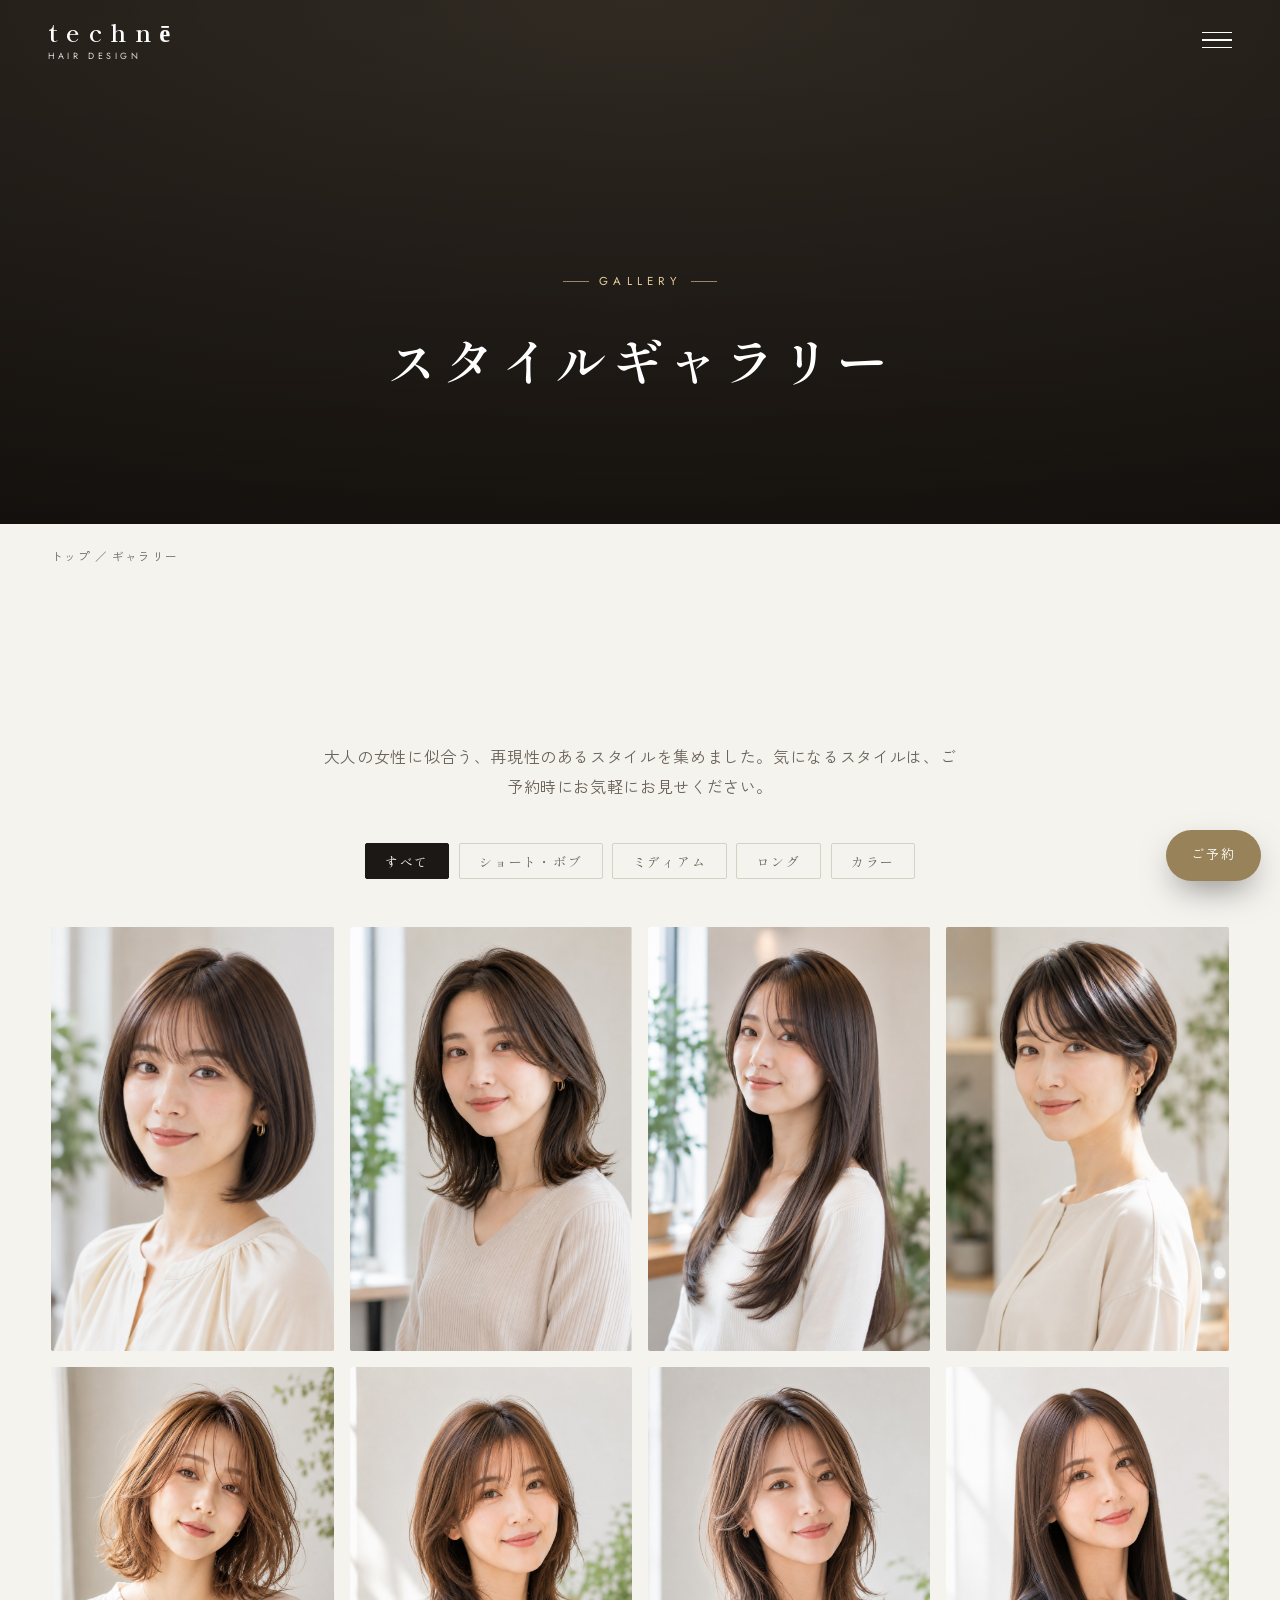
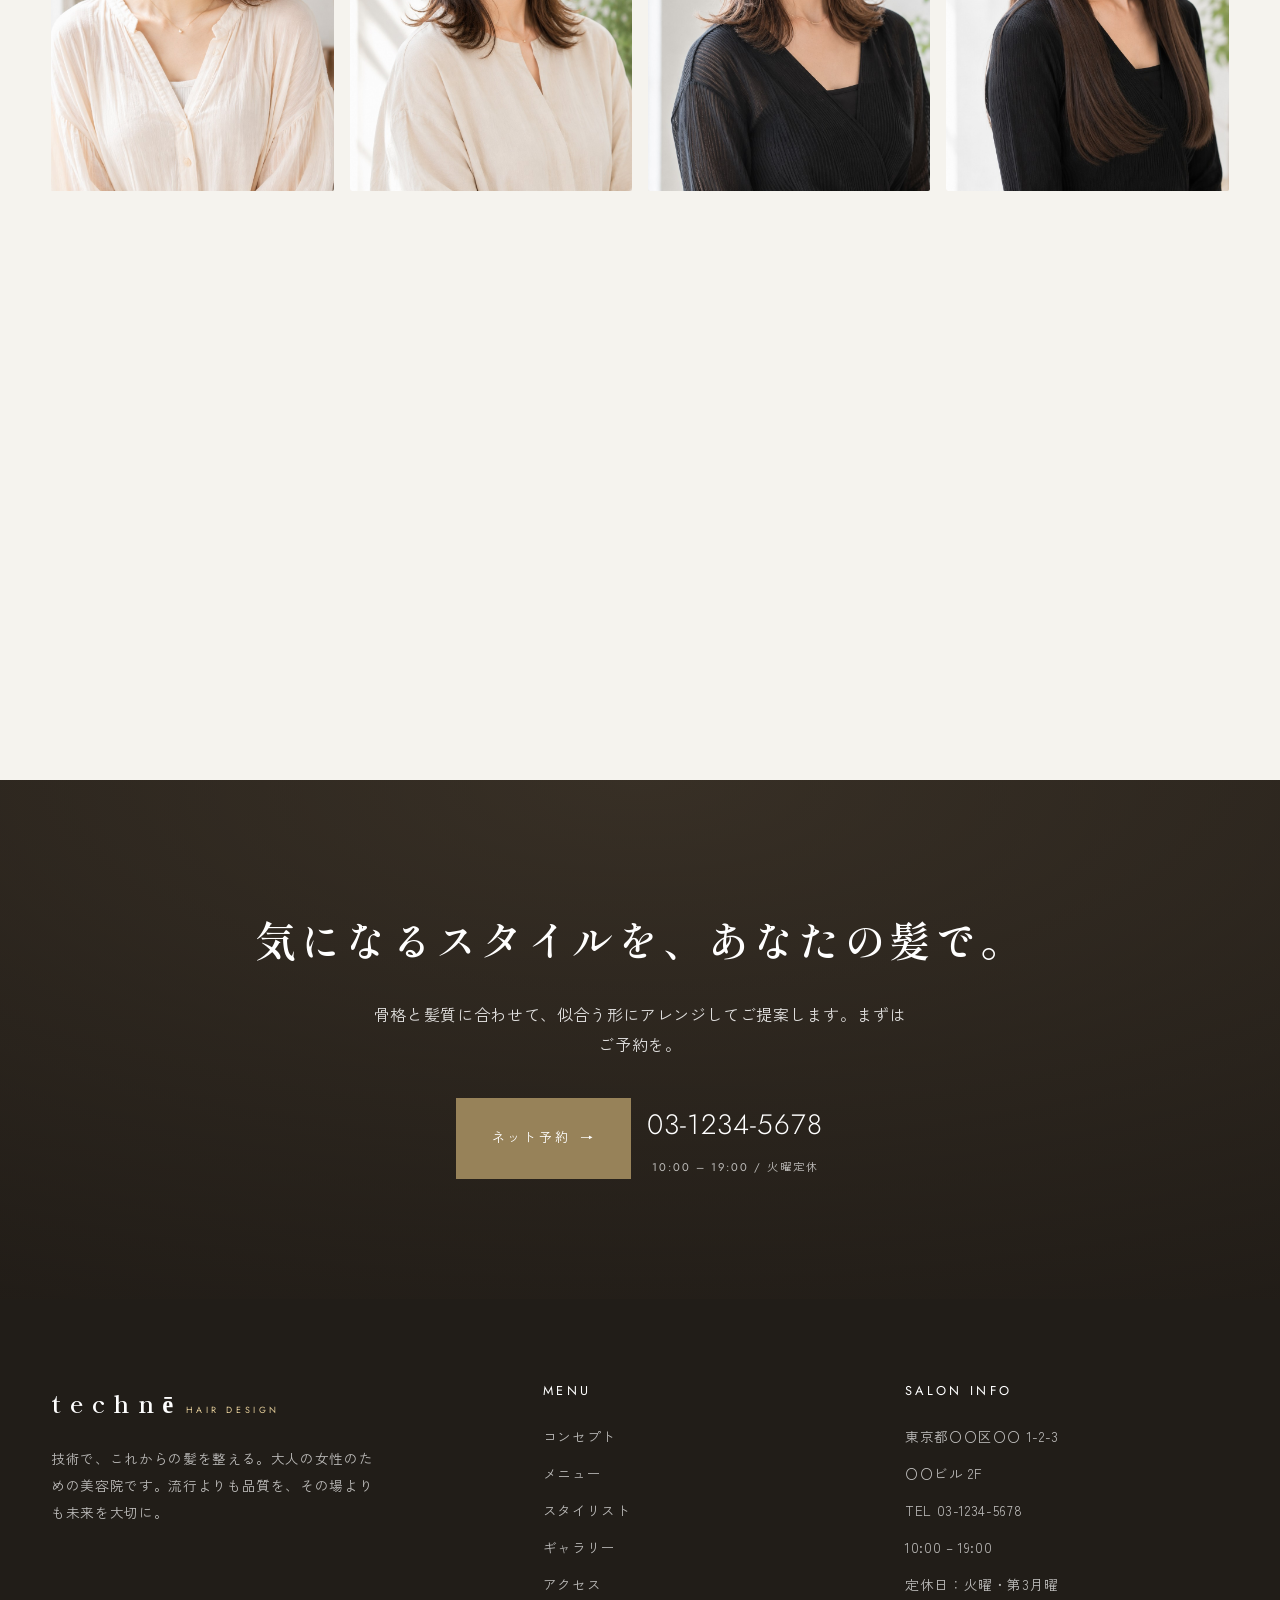
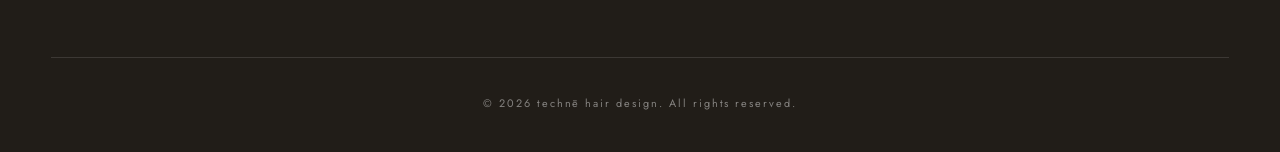
<file: gallery.html>
<!DOCTYPE html>
<html lang="ja">
<head>
<meta charset="UTF-8">
<meta name="viewport" content="width=device-width, initial-scale=1">
<title>ギャラリー｜technē</title>
<meta name="description" content="technē（テクネ）のスタイルギャラリー。大人の女性のための、再現性の高いショート・ボブ・ミディアム・ロング・カラーのスタイル集。">
<link rel="preconnect" href="https://fonts.googleapis.com">
<link rel="preconnect" href="https://fonts.gstatic.com" crossorigin>
<link href="https://fonts.googleapis.com/css2?family=Shippori+Mincho:wght@400;500;600&family=Zen+Kaku+Gothic+New:wght@300;400;500&display=swap" rel="stylesheet">
<link rel="stylesheet" href="css/style.css">
</head>
<body>

<header class="site-header">
  <a href="index.html" class="brand">
    <span class="brand__name">technē</span>
    <span class="brand__tag">HAIR DESIGN</span>
  </a>
  <nav class="nav" aria-label="メインメニュー">
    <ul class="nav__list">
      <li><a href="index.html">トップ</a></li>
      <li><a href="concept.html">コンセプト</a></li>
      <li><a href="menu.html">メニュー</a></li>
      <li><a href="stylist.html">スタイリスト</a></li>
      <li><a href="gallery.html" aria-current="page">ギャラリー</a></li>
      <li><a href="access.html">アクセス</a></li>
    </ul>
    <a href="access.html#reserve" class="nav__reserve">ご予約</a>
  </nav>
  <button class="nav__toggle" aria-label="メニューを開く" aria-expanded="false">
    <span></span><span></span><span></span>
  </button>
</header>

<section class="page-hero">
  <div class="container">
    <span class="page-hero__en">GALLERY</span>
    <h1>スタイルギャラリー</h1>
  </div>
</section>
<div class="container breadcrumb"><a href="index.html">トップ</a> ／ ギャラリー</div>

<section class="section">
  <div class="container center" style="max-width:680px">
    <p class="lead">大人の女性に似合う、再現性のあるスタイルを集めました。気になるスタイルは、ご予約時にお気軽にお見せください。</p>
  </div>

  <div class="container">
    <div class="gallery-filter">
      <button class="is-active" data-filter="all">すべて</button>
      <button data-filter="short">ショート・ボブ</button>
      <button data-filter="medium">ミディアム</button>
      <button data-filter="long">ロング</button>
      <button data-filter="color">カラー</button>
    </div>

    <div class="gallery-grid">
      <div class="gallery-item reveal" data-cat="short"><div class="ph ph--photo" style="background-image:url(images/bob.jpg)" role="img" aria-label="上品ショートボブ"></div><span class="gallery-item__cap">上品ショートボブ</span></div>
      <div class="gallery-item reveal" data-cat="medium"><div class="ph ph--photo" style="background-image:url(images/medium.jpg)" role="img" aria-label="大人ミディアム"></div><span class="gallery-item__cap">大人ミディアム</span></div>
      <div class="gallery-item reveal" data-cat="long"><div class="ph ph--photo" style="background-image:url(images/long.jpg)" role="img" aria-label="髪質改善ロング"></div><span class="gallery-item__cap">髪質改善ロング</span></div>
      <div class="gallery-item reveal" data-cat="color"><div class="ph ph--photo" style="background-image:url(images/short.jpg)" role="img" aria-label="白髪なじませカラー"></div><span class="gallery-item__cap">白髪なじませカラー</span></div>
      <div class="gallery-item reveal" data-cat="short"><div class="ph ph--photo" style="background-image:url(images/hosei.jpg)" role="img" aria-label="骨格補正ボブ"></div><span class="gallery-item__cap">骨格補正ボブ</span></div>
      <div class="gallery-item reveal" data-cat="medium"><div class="ph ph--photo" style="background-image:url(images/layer.jpg)" role="img" aria-label="ゆるやかレイヤー"></div><span class="gallery-item__cap">ゆるやかレイヤー</span></div>
      <div class="gallery-item reveal" data-cat="color"><div class="ph ph--photo" style="background-image:url(images/highlight.jpg)" role="img" aria-label="透明感ハイライト"></div><span class="gallery-item__cap">透明感ハイライト</span></div>
      <div class="gallery-item reveal" data-cat="long"><div class="ph ph--photo" style="background-image:url(images/tuyalong.jpg)" role="img" aria-label="艶ストレートロング"></div><span class="gallery-item__cap">艶ストレートロング</span></div>
      <div class="gallery-item reveal" data-cat="short"><div class="ph ph--photo" style="background-image:url(images/handsome.jpg)" role="img" aria-label="ハンサムショート"></div><span class="gallery-item__cap">ハンサムショート</span></div>
      <div class="gallery-item reveal" data-cat="medium"><div class="ph ph--photo" style="background-image:url(images/kogao-medium.jpg)" role="img" aria-label="小顔ミディアム"></div><span class="gallery-item__cap">小顔ミディアム</span></div>
      <div class="gallery-item reveal" data-cat="color"><div class="ph ph--photo" style="background-image:url(images/organic.jpg)" role="img" aria-label="オーガニックカラー"></div><span class="gallery-item__cap">オーガニックカラー</span></div>
      <div class="gallery-item reveal" data-cat="long"><div class="ph ph--photo" style="background-image:url(images/semi-long.jpg)" role="img" aria-label="大人セミロング"></div><span class="gallery-item__cap">大人セミロング</span></div>
    </div>
  </div>
</section>

<section class="reserve-band" id="reserve">
  <div class="container">
    <h2>気になるスタイルを、あなたの髪で。</h2>
    <p>骨格と髪質に合わせて、似合う形にアレンジしてご提案します。まずはご予約を。</p>
    <div class="reserve-actions">
      <a href="access.html#reserve" class="btn btn--fill">ネット予約 <span class="arrow">→</span></a>
      <div class="reserve-tel"><span class="num">03-1234-5678</span><small>10:00 – 19:00 / 火曜定休</small></div>
    </div>
  </div>
</section>

<footer class="site-footer">
  <div class="container footer-grid">
    <div class="footer-brand">
      <span class="brand__name">technē</span>
      <span class="brand__tag">HAIR DESIGN</span>
      <p>技術で、これからの髪を整える。大人の女性のための美容院です。流行よりも品質を、その場よりも未来を大切に。</p>
    </div>
    <div class="footer-col">
      <h4>MENU</h4>
      <ul>
        <li><a href="concept.html">コンセプト</a></li>
        <li><a href="menu.html">メニュー</a></li>
        <li><a href="stylist.html">スタイリスト</a></li>
        <li><a href="gallery.html">ギャラリー</a></li>
        <li><a href="access.html">アクセス</a></li>
      </ul>
    </div>
    <div class="footer-col">
      <h4>SALON INFO</h4>
      <ul>
        <li>東京都〇〇区〇〇 1-2-3</li>
        <li>〇〇ビル 2F</li>
        <li>TEL 03-1234-5678</li>
        <li>10:00 – 19:00</li>
        <li>定休日：火曜・第3月曜</li>
      </ul>
    </div>
  </div>
  <p class="copy">© <span data-year>2026</span> technē hair design. All rights reserved.</p>
</footer>

<a href="access.html#reserve" class="fab">ご予約</a>
<script src="js/main.js"></script>
</body>
</html>
</file>
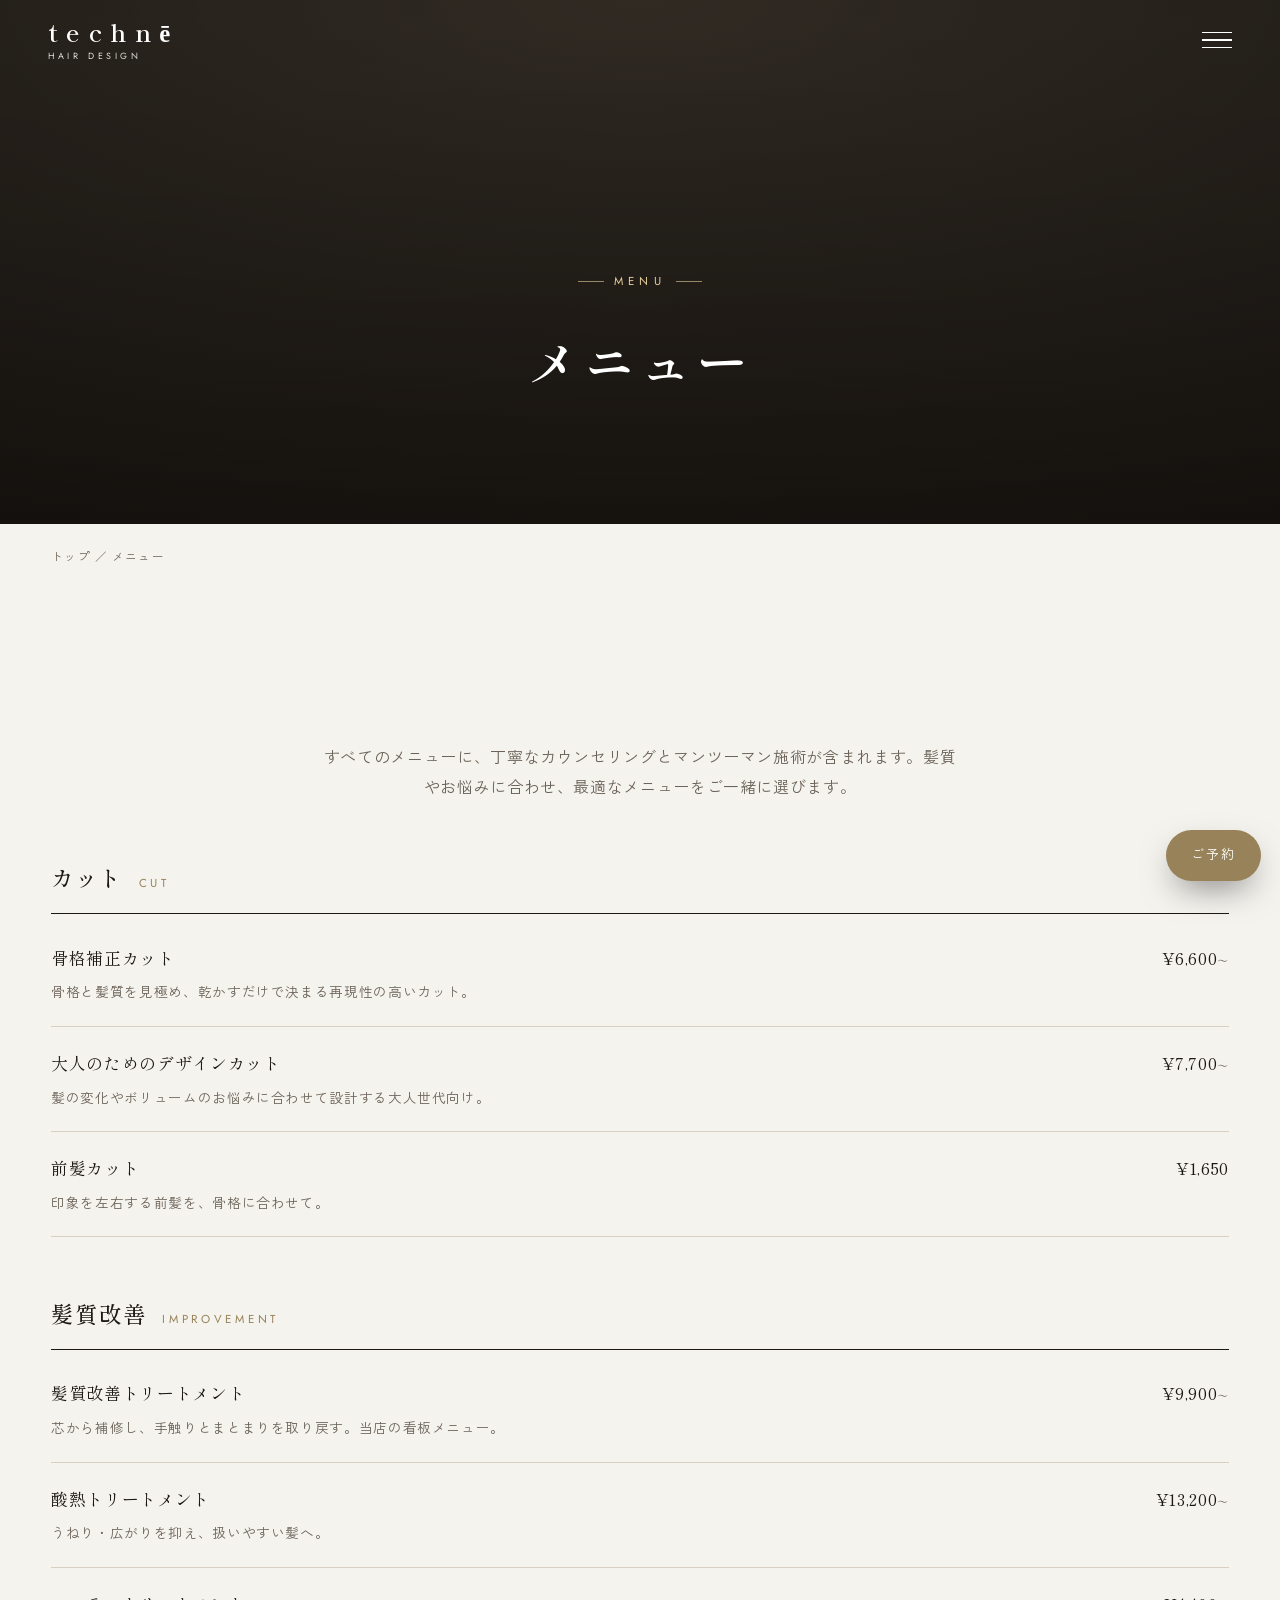
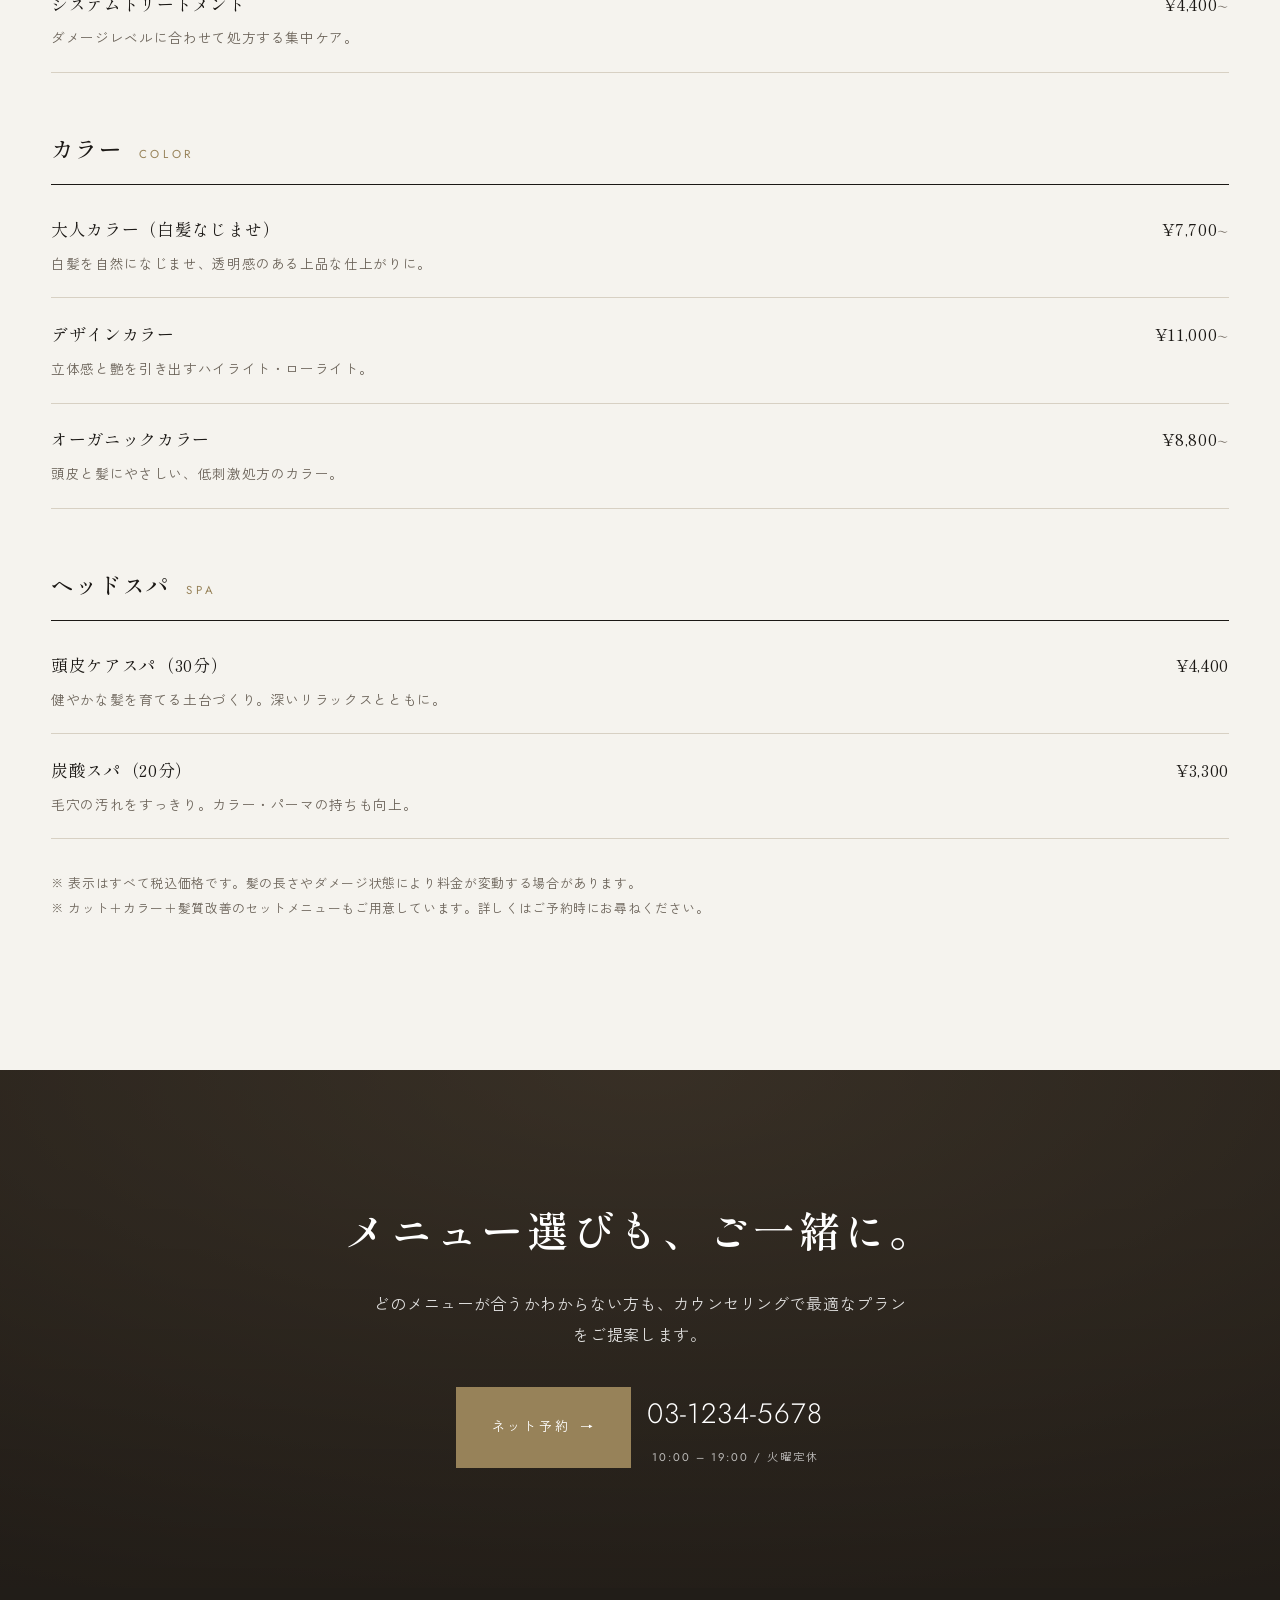
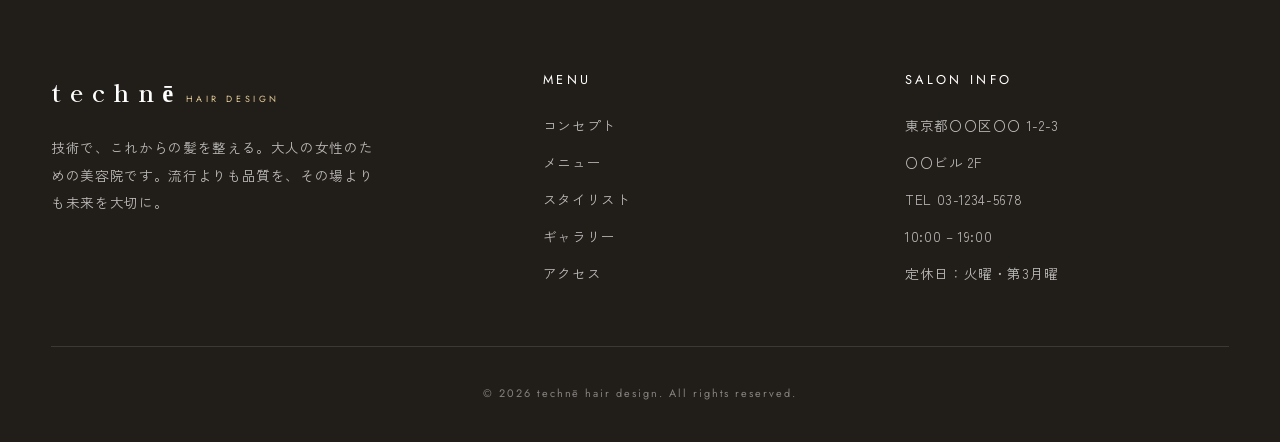
<file: menu.html>
<!DOCTYPE html>
<html lang="ja">
<head>
<meta charset="UTF-8">
<meta name="viewport" content="width=device-width, initial-scale=1">
<title>メニュー｜technē</title>
<meta name="description" content="カット、髪質改善トリートメント、カラー、ヘッドスパ。technē（テクネ）のメニューと料金のご案内。すべてマンツーマン・カウンセリング込みです。">
<link rel="preconnect" href="https://fonts.googleapis.com">
<link rel="preconnect" href="https://fonts.gstatic.com" crossorigin>
<link href="https://fonts.googleapis.com/css2?family=Shippori+Mincho:wght@400;500;600&family=Zen+Kaku+Gothic+New:wght@300;400;500&display=swap" rel="stylesheet">
<link rel="stylesheet" href="css/style.css">
</head>
<body>

<header class="site-header">
  <a href="index.html" class="brand">
    <span class="brand__name">technē</span>
    <span class="brand__tag">HAIR DESIGN</span>
  </a>
  <nav class="nav" aria-label="メインメニュー">
    <ul class="nav__list">
      <li><a href="index.html">トップ</a></li>
      <li><a href="concept.html">コンセプト</a></li>
      <li><a href="menu.html" aria-current="page">メニュー</a></li>
      <li><a href="stylist.html">スタイリスト</a></li>
      <li><a href="gallery.html">ギャラリー</a></li>
      <li><a href="access.html">アクセス</a></li>
    </ul>
    <a href="access.html#reserve" class="nav__reserve">ご予約</a>
  </nav>
  <button class="nav__toggle" aria-label="メニューを開く" aria-expanded="false">
    <span></span><span></span><span></span>
  </button>
</header>

<section class="page-hero">
  <div class="container">
    <span class="page-hero__en">MENU</span>
    <h1>メニュー</h1>
  </div>
</section>
<div class="container breadcrumb"><a href="index.html">トップ</a> ／ メニュー</div>

<section class="section">
  <div class="container center" style="max-width:680px">
    <p class="lead">すべてのメニューに、丁寧なカウンセリングとマンツーマン施術が含まれます。髪質やお悩みに合わせ、最適なメニューをご一緒に選びます。</p>
  </div>

  <div class="container">

    <!-- CUT -->
    <div class="menu-group">
      <div class="menu-group__head">
        <h3>カット</h3><span class="en">CUT</span>
      </div>
      <div class="menu-row">
        <div><div class="menu-row__name">骨格補正カット</div><div class="menu-row__desc">骨格と髪質を見極め、乾かすだけで決まる再現性の高いカット。</div></div>
        <div class="menu-row__price">¥6,600<small>〜</small></div>
      </div>
      <div class="menu-row">
        <div><div class="menu-row__name">大人のためのデザインカット</div><div class="menu-row__desc">髪の変化やボリュームのお悩みに合わせて設計する大人世代向け。</div></div>
        <div class="menu-row__price">¥7,700<small>〜</small></div>
      </div>
      <div class="menu-row">
        <div><div class="menu-row__name">前髪カット</div><div class="menu-row__desc">印象を左右する前髪を、骨格に合わせて。</div></div>
        <div class="menu-row__price">¥1,650</div>
      </div>
    </div>

    <!-- IMPROVEMENT -->
    <div class="menu-group">
      <div class="menu-group__head">
        <h3>髪質改善</h3><span class="en">IMPROVEMENT</span>
      </div>
      <div class="menu-row">
        <div><div class="menu-row__name">髪質改善トリートメント</div><div class="menu-row__desc">芯から補修し、手触りとまとまりを取り戻す。当店の看板メニュー。</div></div>
        <div class="menu-row__price">¥9,900<small>〜</small></div>
      </div>
      <div class="menu-row">
        <div><div class="menu-row__name">酸熱トリートメント</div><div class="menu-row__desc">うねり・広がりを抑え、扱いやすい髪へ。</div></div>
        <div class="menu-row__price">¥13,200<small>〜</small></div>
      </div>
      <div class="menu-row">
        <div><div class="menu-row__name">システムトリートメント</div><div class="menu-row__desc">ダメージレベルに合わせて処方する集中ケア。</div></div>
        <div class="menu-row__price">¥4,400<small>〜</small></div>
      </div>
    </div>

    <!-- COLOR -->
    <div class="menu-group">
      <div class="menu-group__head">
        <h3>カラー</h3><span class="en">COLOR</span>
      </div>
      <div class="menu-row">
        <div><div class="menu-row__name">大人カラー（白髪なじませ）</div><div class="menu-row__desc">白髪を自然になじませ、透明感のある上品な仕上がりに。</div></div>
        <div class="menu-row__price">¥7,700<small>〜</small></div>
      </div>
      <div class="menu-row">
        <div><div class="menu-row__name">デザインカラー</div><div class="menu-row__desc">立体感と艶を引き出すハイライト・ローライト。</div></div>
        <div class="menu-row__price">¥11,000<small>〜</small></div>
      </div>
      <div class="menu-row">
        <div><div class="menu-row__name">オーガニックカラー</div><div class="menu-row__desc">頭皮と髪にやさしい、低刺激処方のカラー。</div></div>
        <div class="menu-row__price">¥8,800<small>〜</small></div>
      </div>
    </div>

    <!-- SPA -->
    <div class="menu-group">
      <div class="menu-group__head">
        <h3>ヘッドスパ</h3><span class="en">SPA</span>
      </div>
      <div class="menu-row">
        <div><div class="menu-row__name">頭皮ケアスパ（30分）</div><div class="menu-row__desc">健やかな髪を育てる土台づくり。深いリラックスとともに。</div></div>
        <div class="menu-row__price">¥4,400</div>
      </div>
      <div class="menu-row">
        <div><div class="menu-row__name">炭酸スパ（20分）</div><div class="menu-row__desc">毛穴の汚れをすっきり。カラー・パーマの持ちも向上。</div></div>
        <div class="menu-row__price">¥3,300</div>
      </div>
    </div>

    <p class="menu-note">※ 表示はすべて税込価格です。髪の長さやダメージ状態により料金が変動する場合があります。<br>※ カット＋カラー＋髪質改善のセットメニューもご用意しています。詳しくはご予約時にお尋ねください。</p>
  </div>
</section>

<section class="reserve-band" id="reserve">
  <div class="container">
    <h2>メニュー選びも、ご一緒に。</h2>
    <p>どのメニューが合うかわからない方も、カウンセリングで最適なプランをご提案します。</p>
    <div class="reserve-actions">
      <a href="access.html#reserve" class="btn btn--fill">ネット予約 <span class="arrow">→</span></a>
      <div class="reserve-tel"><span class="num">03-1234-5678</span><small>10:00 – 19:00 / 火曜定休</small></div>
    </div>
  </div>
</section>

<footer class="site-footer">
  <div class="container footer-grid">
    <div class="footer-brand">
      <span class="brand__name">technē</span>
      <span class="brand__tag">HAIR DESIGN</span>
      <p>技術で、これからの髪を整える。大人の女性のための美容院です。流行よりも品質を、その場よりも未来を大切に。</p>
    </div>
    <div class="footer-col">
      <h4>MENU</h4>
      <ul>
        <li><a href="concept.html">コンセプト</a></li>
        <li><a href="menu.html">メニュー</a></li>
        <li><a href="stylist.html">スタイリスト</a></li>
        <li><a href="gallery.html">ギャラリー</a></li>
        <li><a href="access.html">アクセス</a></li>
      </ul>
    </div>
    <div class="footer-col">
      <h4>SALON INFO</h4>
      <ul>
        <li>東京都〇〇区〇〇 1-2-3</li>
        <li>〇〇ビル 2F</li>
        <li>TEL 03-1234-5678</li>
        <li>10:00 – 19:00</li>
        <li>定休日：火曜・第3月曜</li>
      </ul>
    </div>
  </div>
  <p class="copy">© <span data-year>2026</span> technē hair design. All rights reserved.</p>
</footer>

<a href="access.html#reserve" class="fab">ご予約</a>
<script src="js/main.js"></script>
</body>
</html>
</file>
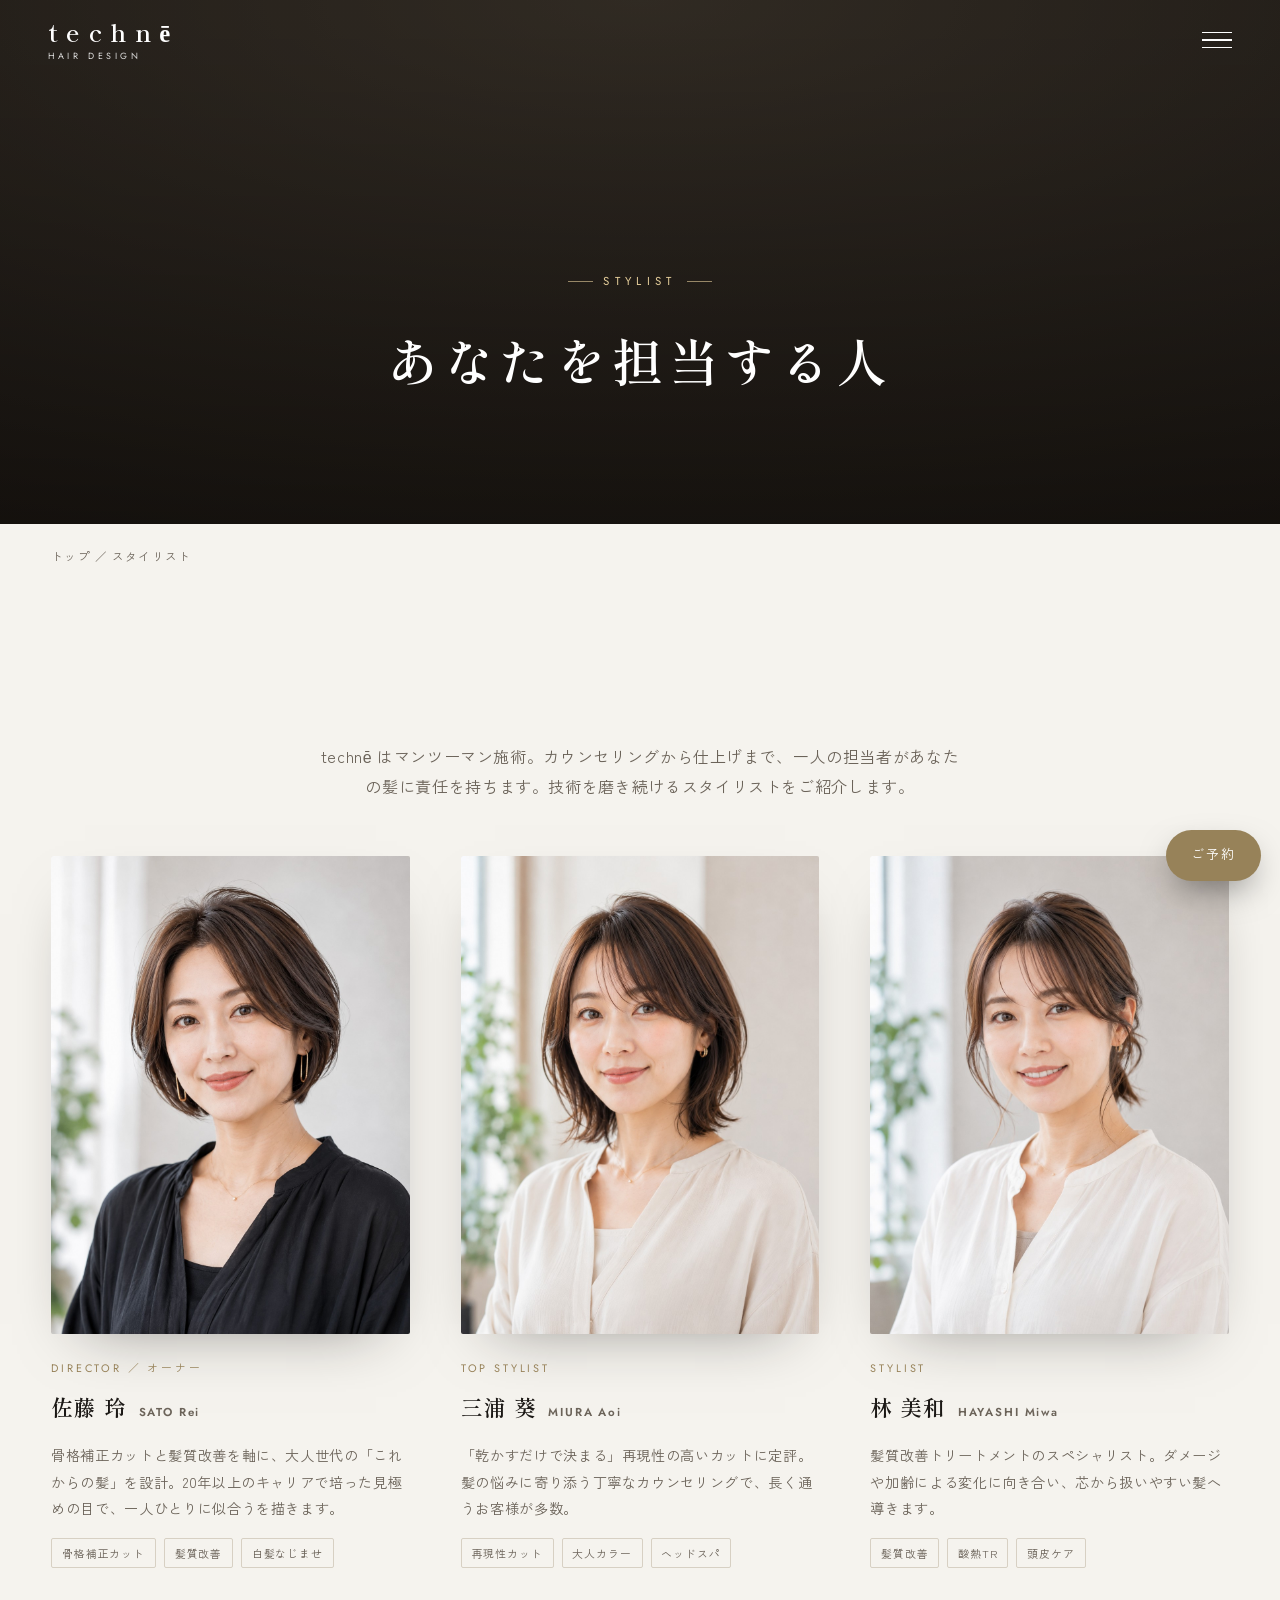
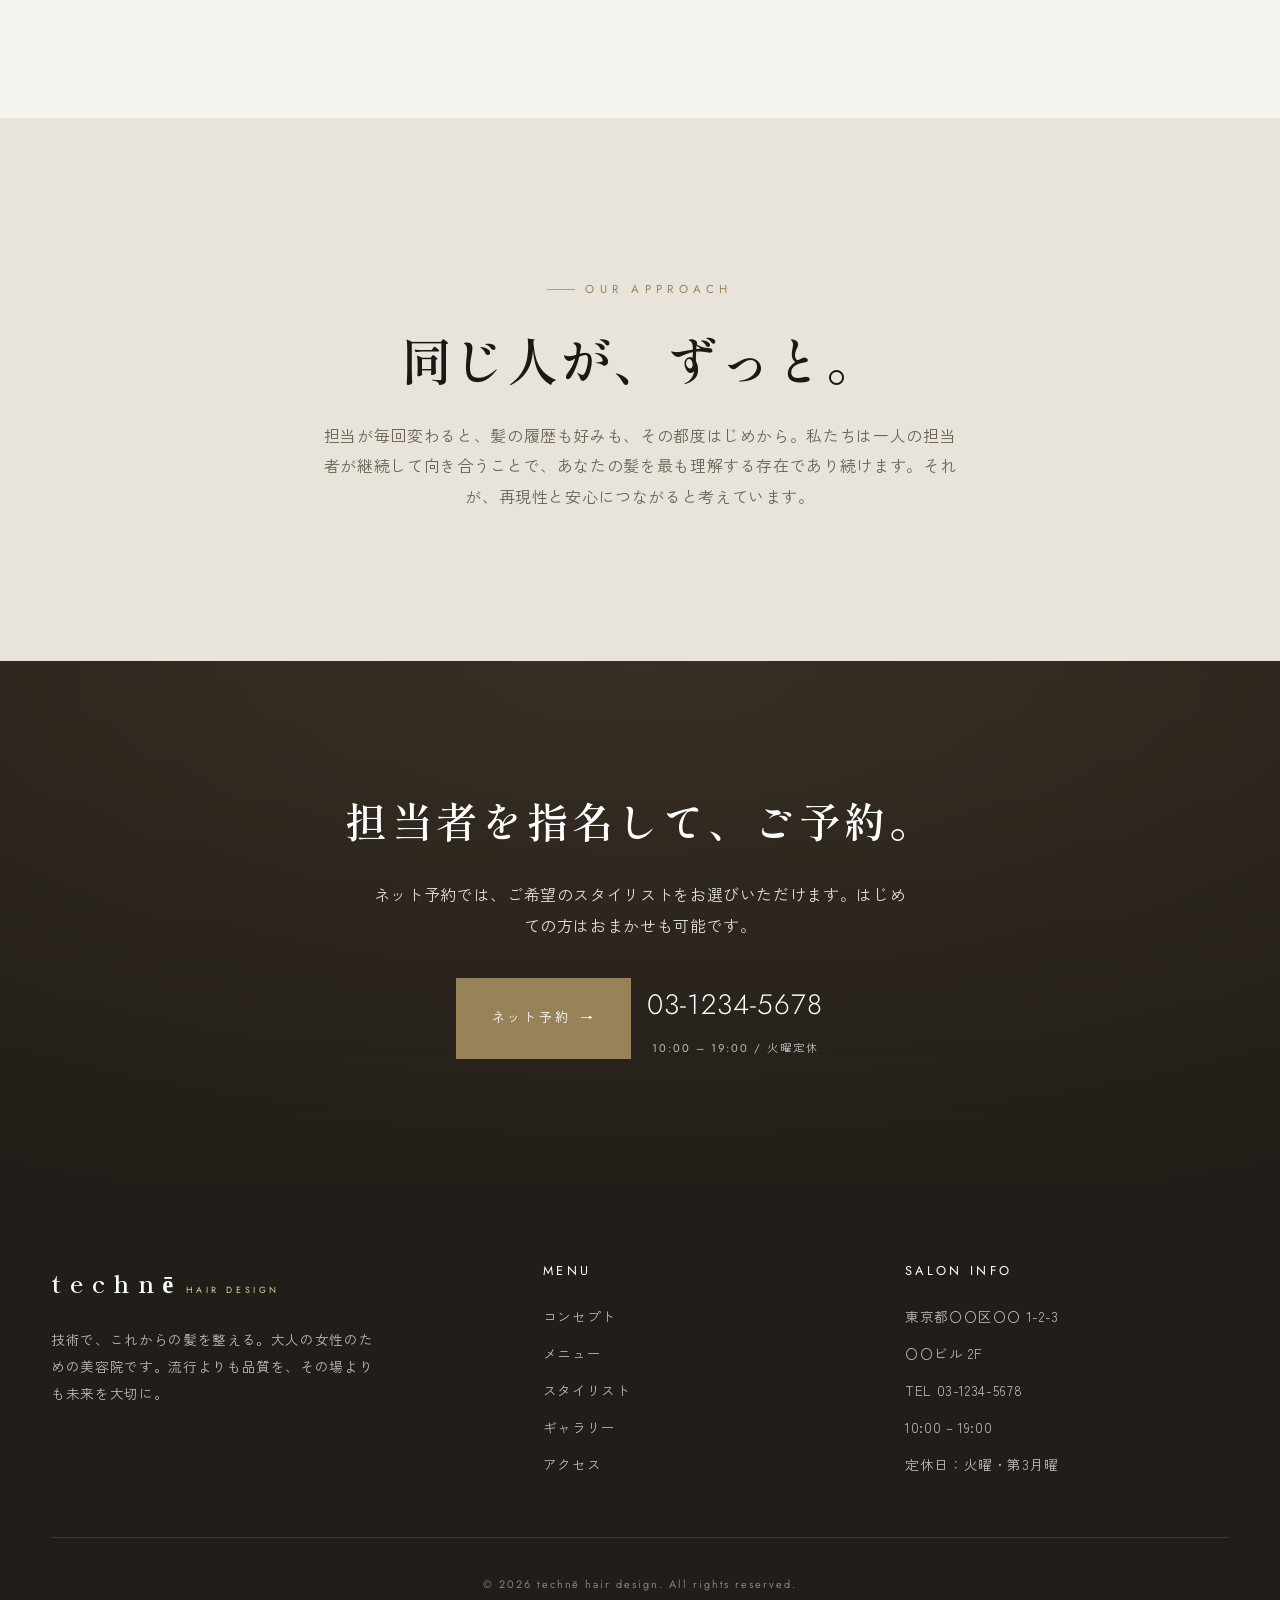
<file: stylist.html>
<!DOCTYPE html>
<html lang="ja">
<head>
<meta charset="UTF-8">
<meta name="viewport" content="width=device-width, initial-scale=1">
<title>スタイリスト｜technē</title>
<meta name="description" content="マンツーマンで担当する technē（テクネ）のスタイリスト紹介。髪質改善・骨格補正カットを得意とする技術者が、あなたの髪に向き合います。">
<link rel="preconnect" href="https://fonts.googleapis.com">
<link rel="preconnect" href="https://fonts.gstatic.com" crossorigin>
<link href="https://fonts.googleapis.com/css2?family=Shippori+Mincho:wght@400;500;600&family=Zen+Kaku+Gothic+New:wght@300;400;500&display=swap" rel="stylesheet">
<link rel="stylesheet" href="css/style.css">
</head>
<body>

<header class="site-header">
  <a href="index.html" class="brand">
    <span class="brand__name">technē</span>
    <span class="brand__tag">HAIR DESIGN</span>
  </a>
  <nav class="nav" aria-label="メインメニュー">
    <ul class="nav__list">
      <li><a href="index.html">トップ</a></li>
      <li><a href="concept.html">コンセプト</a></li>
      <li><a href="menu.html">メニュー</a></li>
      <li><a href="stylist.html" aria-current="page">スタイリスト</a></li>
      <li><a href="gallery.html">ギャラリー</a></li>
      <li><a href="access.html">アクセス</a></li>
    </ul>
    <a href="access.html#reserve" class="nav__reserve">ご予約</a>
  </nav>
  <button class="nav__toggle" aria-label="メニューを開く" aria-expanded="false">
    <span></span><span></span><span></span>
  </button>
</header>

<section class="page-hero">
  <div class="container">
    <span class="page-hero__en">STYLIST</span>
    <h1>あなたを担当する人</h1>
  </div>
</section>
<div class="container breadcrumb"><a href="index.html">トップ</a> ／ スタイリスト</div>

<section class="section">
  <div class="container center" style="max-width:680px">
    <p class="lead">technē はマンツーマン施術。カウンセリングから仕上げまで、一人の担当者があなたの髪に責任を持ちます。技術を磨き続けるスタイリストをご紹介します。</p>
  </div>

  <div class="container">
    <div class="stylist-grid">

      <article class="stylist-card reveal">
        <div class="stylist-card__media"><div class="ph ph--photo" style="background-image:url(images/sato.jpg)" role="img" aria-label="佐藤 玲"></div></div>
        <p class="stylist-card__role">DIRECTOR ／ オーナー</p>
        <h2 class="stylist-card__name">佐藤 玲<span>SATO Rei</span></h2>
        <p class="stylist-card__bio">骨格補正カットと髪質改善を軸に、大人世代の「これからの髪」を設計。20年以上のキャリアで培った見極めの目で、一人ひとりに似合うを描きます。</p>
        <div class="tags"><span class="tag">骨格補正カット</span><span class="tag">髪質改善</span><span class="tag">白髪なじませ</span></div>
      </article>

      <article class="stylist-card reveal">
        <div class="stylist-card__media"><div class="ph ph--photo" style="background-image:url(images/miura.jpg)" role="img" aria-label="三浦 葵"></div></div>
        <p class="stylist-card__role">TOP STYLIST</p>
        <h2 class="stylist-card__name">三浦 葵<span>MIURA Aoi</span></h2>
        <p class="stylist-card__bio">「乾かすだけで決まる」再現性の高いカットに定評。髪の悩みに寄り添う丁寧なカウンセリングで、長く通うお客様が多数。</p>
        <div class="tags"><span class="tag">再現性カット</span><span class="tag">大人カラー</span><span class="tag">ヘッドスパ</span></div>
      </article>

      <article class="stylist-card reveal">
        <div class="stylist-card__media"><div class="ph ph--photo" style="background-image:url(images/hayashi.jpg)" role="img" aria-label="林 美和"></div></div>
        <p class="stylist-card__role">STYLIST</p>
        <h2 class="stylist-card__name">林 美和<span>HAYASHI Miwa</span></h2>
        <p class="stylist-card__bio">髪質改善トリートメントのスペシャリスト。ダメージや加齢による変化に向き合い、芯から扱いやすい髪へ導きます。</p>
        <div class="tags"><span class="tag">髪質改善</span><span class="tag">酸熱TR</span><span class="tag">頭皮ケア</span></div>
      </article>

    </div>
  </div>
</section>

<!-- approach band -->
<section class="section section--alt">
  <div class="container center" style="max-width:760px">
    <span class="eyebrow eyebrow--center">OUR APPROACH</span>
    <h2 class="section-title">同じ人が、ずっと。</h2>
    <p class="lead">担当が毎回変わると、髪の履歴も好みも、その都度はじめから。私たちは一人の担当者が継続して向き合うことで、あなたの髪を最も理解する存在であり続けます。それが、再現性と安心につながると考えています。</p>
  </div>
</section>

<section class="reserve-band" id="reserve">
  <div class="container">
    <h2>担当者を指名して、ご予約。</h2>
    <p>ネット予約では、ご希望のスタイリストをお選びいただけます。はじめての方はおまかせも可能です。</p>
    <div class="reserve-actions">
      <a href="access.html#reserve" class="btn btn--fill">ネット予約 <span class="arrow">→</span></a>
      <div class="reserve-tel"><span class="num">03-1234-5678</span><small>10:00 – 19:00 / 火曜定休</small></div>
    </div>
  </div>
</section>

<footer class="site-footer">
  <div class="container footer-grid">
    <div class="footer-brand">
      <span class="brand__name">technē</span>
      <span class="brand__tag">HAIR DESIGN</span>
      <p>技術で、これからの髪を整える。大人の女性のための美容院です。流行よりも品質を、その場よりも未来を大切に。</p>
    </div>
    <div class="footer-col">
      <h4>MENU</h4>
      <ul>
        <li><a href="concept.html">コンセプト</a></li>
        <li><a href="menu.html">メニュー</a></li>
        <li><a href="stylist.html">スタイリスト</a></li>
        <li><a href="gallery.html">ギャラリー</a></li>
        <li><a href="access.html">アクセス</a></li>
      </ul>
    </div>
    <div class="footer-col">
      <h4>SALON INFO</h4>
      <ul>
        <li>東京都〇〇区〇〇 1-2-3</li>
        <li>〇〇ビル 2F</li>
        <li>TEL 03-1234-5678</li>
        <li>10:00 – 19:00</li>
        <li>定休日：火曜・第3月曜</li>
      </ul>
    </div>
  </div>
  <p class="copy">© <span data-year>2026</span> technē hair design. All rights reserved.</p>
</footer>

<a href="access.html#reserve" class="fab">ご予約</a>
<script src="js/main.js"></script>
</body>
</html>
</file>
<file: css/style.css>
@charset "UTF-8";
@import url("https://fonts.googleapis.com/css2?family=Jost:wght@300;400;500&display=swap");

/* =========================================================
   technē — hair salon
   Brand: 技術で選ばれる美容院
   Direction: editorial / minimal — mono palette, photo-led
   ========================================================= */

:root {
  --bg: #f5f3ee;
  --bg-alt: #e8e4db;
  --ink: #1b1815;
  --ink-soft: #6b6359;
  --line: #d7d0c3;
  --brass: #978259;
  --brass-dark: #7d6c48;
  --white: #ffffff;
  --shadow: 0 24px 60px -34px rgba(27, 24, 21, 0.5);
  --serif: "Shippori Mincho", "Noto Serif JP", "Hiragino Mincho ProN", serif;
  --sans: "Zen Kaku Gothic New", "Noto Sans JP", "Hiragino Sans", sans-serif;
  --en: "Jost", "Zen Kaku Gothic New", sans-serif;
  --ease: cubic-bezier(0.22, 0.61, 0.36, 1);
  --maxw: 1200px;
}

* { margin: 0; padding: 0; box-sizing: border-box; }

html { scroll-behavior: smooth; -webkit-text-size-adjust: 100%; }

body {
  font-family: var(--sans);
  color: var(--ink);
  background: var(--bg);
  line-height: 1.9;
  letter-spacing: 0.04em;
  font-size: 16px;
  overflow-x: hidden;
}

img { max-width: 100%; display: block; }
a { color: inherit; text-decoration: none; }
ul { list-style: none; }

.serif { font-family: var(--serif); }

/* ---------- layout helpers ---------- */
.container { width: min(92%, var(--maxw)); margin-inline: auto; }
.section { padding: clamp(72px, 12vw, 150px) 0; }
.section--alt { background: var(--bg-alt); }
.center { text-align: center; }

.eyebrow {
  font-family: var(--en);
  font-weight: 400;
  font-size: 0.72rem;
  letter-spacing: 0.46em;
  color: var(--brass);
  text-transform: uppercase;
  display: inline-flex;
  align-items: center;
  gap: 0.9em;
  margin-bottom: 1.4rem;
}
.eyebrow::before {
  content: "";
  width: 2.4em; height: 1px;
  background: var(--brass);
  opacity: 0.7;
}
.eyebrow--center { display: inline-flex; justify-content: center; }

.section-title {
  font-family: var(--serif);
  font-weight: 600;
  font-size: clamp(1.9rem, 4.6vw, 3.2rem);
  line-height: 1.42;
  letter-spacing: 0.04em;
  margin-bottom: 1.5rem;
}
.lead {
  color: var(--ink-soft);
  font-size: 1rem;
  max-width: 40em;
}
.center .lead { margin-inline: auto; }

/* ---------- buttons ---------- */
.btn {
  display: inline-flex;
  align-items: center;
  gap: 0.7em;
  font-family: var(--en);
  font-weight: 400;
  font-size: 0.82rem;
  letter-spacing: 0.22em;
  text-transform: uppercase;
  padding: 1.15em 2.6em;
  border: 1px solid var(--ink);
  background: transparent;
  color: var(--ink);
  transition: all 0.45s var(--ease);
  cursor: pointer;
}
.btn:hover { background: var(--ink); color: var(--bg); }
.btn--fill { background: var(--brass); border-color: var(--brass); color: #fff; }
.btn--fill:hover { background: var(--brass-dark); border-color: var(--brass-dark); color: #fff; }
.btn--light { border-color: rgba(255,255,255,.6); color: #fff; }
.btn--light:hover { background: #fff; color: var(--ink); border-color: #fff; }
.btn .arrow { transition: transform 0.4s var(--ease); }
.btn:hover .arrow { transform: translateX(4px); }

/* ---------- header ---------- */
.site-header {
  position: fixed;
  inset: 0 0 auto 0;
  z-index: 100;
  display: flex;
  align-items: center;
  justify-content: space-between;
  padding: 1.2rem clamp(1.2rem, 4vw, 3rem);
  transition: background 0.5s var(--ease), padding 0.5s var(--ease), box-shadow 0.5s var(--ease);
}
.site-header.scrolled {
  background: rgba(250, 248, 244, 0.92);
  backdrop-filter: blur(10px);
  padding-block: 0.85rem;
  box-shadow: 0 1px 0 var(--line);
}
.brand { display: flex; flex-direction: column; line-height: 1; }
.brand__name {
  font-family: var(--serif);
  font-weight: 600;
  font-size: 1.55rem;
  letter-spacing: 0.34em;
  color: var(--ink);
}
.brand__tag {
  font-family: var(--en);
  font-size: 0.56rem;
  letter-spacing: 0.4em;
  color: var(--brass);
  margin-top: 0.5rem;
}
/* light variant over hero */
.site-header:not(.scrolled) .brand__name { color: #fff; }
.site-header:not(.scrolled) .brand__tag { color: rgba(255,255,255,.85); }
.site-header:not(.scrolled) .nav__toggle:not(.is-open) span { background: #fff; }

/* ---- slide-in drawer (all viewports) ---- */
.nav {
  position: fixed;
  top: 0; right: 0;
  width: min(440px, 88vw);
  height: 100svh;
  background: #16120e;
  color: #fff;
  display: flex;
  flex-direction: column;
  justify-content: center;
  gap: 2.4rem;
  padding: clamp(3rem, 7vh, 5rem) clamp(2rem, 5vw, 3.6rem);
  transform: translateX(100%);
  transition: transform 0.6s var(--ease);
  z-index: 110;
  overflow-y: auto;
}
.nav.is-open { transform: none; }
.nav::before {
  content: "MENU";
  font-family: var(--en);
  font-size: 0.66rem;
  letter-spacing: 0.46em;
  color: var(--brass);
  padding-left: 0.2rem;
}

.nav__list { display: flex; flex-direction: column; gap: 0.4rem; counter-reset: navi; }
.nav .nav__list a {
  color: rgba(255,255,255,.9);
  font-family: var(--serif);
  font-weight: 500;
  font-size: 1.45rem;
  letter-spacing: 0.12em;
  padding: 0.6rem 0.2rem;
  display: flex;
  align-items: baseline;
  gap: 1.1rem;
  border-bottom: 1px solid rgba(255,255,255,.1);
  transition: color 0.35s var(--ease), padding-left 0.35s var(--ease);
}
.nav .nav__list a::before {
  counter-increment: navi;
  content: "0" counter(navi);
  font-family: var(--en);
  font-weight: 300;
  font-size: 0.78rem;
  letter-spacing: 0.1em;
  color: var(--brass);
}
.nav .nav__list a:hover,
.nav .nav__list a[aria-current="page"] { color: #e6cf9b; padding-left: 0.7rem; }

.nav__reserve {
  font-family: var(--en);
  font-size: 0.82rem;
  letter-spacing: 0.22em;
  text-transform: uppercase;
  text-align: center;
  background: var(--brass);
  color: #fff !important;
  padding: 1.1em 1.6em;
  border-radius: 2px;
  margin-top: 1rem;
  transition: background 0.4s var(--ease);
}
.nav__reserve:hover { background: var(--brass-dark); }

.nav__toggle {
  display: flex;
  flex-direction: column;
  justify-content: center;
  gap: 6px;
  width: 30px;
  height: 22px;
  background: none;
  border: 0;
  cursor: pointer;
  z-index: 120;
}
.nav__toggle span {
  height: 1.5px;
  width: 100%;
  background: var(--ink);
  transition: transform 0.45s var(--ease), opacity 0.3s;
}
.nav__toggle.is-open span { background: #fff; }
.nav__toggle.is-open span:nth-child(1) { transform: translateY(7.5px) rotate(45deg); }
.nav__toggle.is-open span:nth-child(2) { opacity: 0; }
.nav__toggle.is-open span:nth-child(3) { transform: translateY(-7.5px) rotate(-45deg); }

/* drawer backdrop (created by JS) */
.nav-overlay {
  position: fixed;
  inset: 0;
  background: rgba(18,15,12,.55);
  backdrop-filter: blur(2px);
  opacity: 0;
  visibility: hidden;
  transition: opacity 0.5s var(--ease), visibility 0.5s;
  z-index: 95;
}
.nav-overlay.is-open { opacity: 1; visibility: visible; }

/* ---------- hero ---------- */
.hero {
  position: relative;
  min-height: 100svh;
  display: flex;
  align-items: center;
  color: #fff;
  background: #16120e;
  overflow: hidden;
}
/* photo layer — trimmed to the subject & colour-graded to match the brand */
.hero__media {
  position: absolute;
  inset: 0;
  z-index: 0;
  background-image: url("../images/hero.jpg");
  background-size: cover;
  background-position: 72% 8%;
  background-repeat: no-repeat;
  filter: saturate(0.82) contrast(1.03) brightness(0.95) sepia(0.12);
}
/* legibility + warmth scrim (darker on the left where the copy sits) */
.hero::after {
  content: "";
  position: absolute; inset: 0;
  z-index: 1;
  pointer-events: none;
  background:
    linear-gradient(96deg, rgba(18,15,12,.9) 0%, rgba(18,15,12,.62) 30%, rgba(18,15,12,.14) 58%, rgba(18,15,12,.42) 100%),
    linear-gradient(180deg, rgba(18,15,12,.45) 0%, rgba(18,15,12,0) 30%, rgba(18,15,12,.55) 100%),
    linear-gradient(0deg, rgba(120,96,58,.18), rgba(120,96,58,.18));
}
/* oversized editorial wordmark */
.hero::before {
  content: "TECHNĒ";
  position: absolute;
  right: -0.06em; bottom: -0.18em;
  font-family: var(--en);
  font-weight: 300;
  font-size: clamp(6rem, 23vw, 22rem);
  line-height: 0.8;
  letter-spacing: 0.02em;
  color: rgba(255,255,255,.05);
  pointer-events: none;
  z-index: 1;
}
.hero__inner { position: relative; z-index: 2; padding-top: 6rem; }
.hero__eyebrow, .hero h1, .hero__sub, .hero__cta { max-width: 620px; }
.hero__eyebrow {
  font-family: var(--en);
  letter-spacing: 0.46em;
  font-size: 0.72rem;
  text-transform: uppercase;
  color: rgba(255,255,255,.85);
  margin-bottom: 2rem;
  display: inline-flex;
  align-items: center;
  gap: 0.9em;
}
.hero__eyebrow::before {
  content: ""; width: 2.6em; height: 1px;
  background: rgba(230,207,155,.8);
}
.hero h1 {
  font-family: var(--serif);
  font-weight: 600;
  font-size: clamp(2.1rem, 5.4vw, 3.9rem);
  line-height: 1.42;
  letter-spacing: 0.04em;
}
.hero h1 .accent { color: #e6cf9b; }
.hero__sub {
  margin-top: 2rem;
  max-width: 32em;
  font-size: clamp(0.95rem, 2vw, 1.05rem);
  color: rgba(255,255,255,.88);
}
.hero__cta { margin-top: 2.8rem; display: flex; gap: 1rem; flex-wrap: wrap; }
.hero__scroll {
  position: absolute;
  left: 50%; bottom: 2rem;
  transform: translateX(-50%);
  z-index: 2;
  font-family: var(--en);
  font-size: 0.6rem;
  letter-spacing: 0.32em;
  color: rgba(255,255,255,.8);
  writing-mode: vertical-rl;
}
.hero__scroll::after {
  content: ""; display: block;
  width: 1px; height: 48px;
  margin: 12px auto 0;
  background: linear-gradient(rgba(255,255,255,.8), transparent);
  animation: scrolldrop 2.2s var(--ease) infinite;
}
@keyframes scrolldrop { 0%{transform:scaleY(0);transform-origin:top} 45%{transform:scaleY(1);transform-origin:top} 55%{transform:scaleY(1);transform-origin:bottom} 100%{transform:scaleY(0);transform-origin:bottom} }

/* ---------- page header (sub pages) ---------- */
.page-hero {
  position: relative;
  padding: clamp(160px, 22vw, 260px) 0 clamp(64px, 9vw, 120px);
  color: #fff;
  text-align: center;
  overflow: hidden;
  background:
    linear-gradient(rgba(18,15,12,.5), rgba(18,15,12,.58)),
    radial-gradient(130% 110% at 50% 0%, #4f463a 0%, #2c2620 60%, #16120e 100%);
}
/* faint oversized echo of the page label */
.page-hero__en {
  font-family: var(--en);
  letter-spacing: 0.46em;
  font-size: 0.72rem;
  text-transform: uppercase;
  color: #e6cf9b;
  display: inline-flex;
  align-items: center;
  gap: 0.9em;
  margin-bottom: 1.2rem;
}
.page-hero__en::before, .page-hero__en::after {
  content: ""; width: 2.2em; height: 1px;
  background: rgba(230,207,155,.6);
}
.page-hero h1 {
  font-family: var(--serif);
  font-weight: 600;
  font-size: clamp(2rem, 5vw, 3.2rem);
  letter-spacing: 0.1em;
  position: relative;
  z-index: 1;
}
.breadcrumb {
  font-size: 0.72rem;
  letter-spacing: 0.1em;
  color: var(--ink-soft);
  padding: 1.4rem 0;
}
.breadcrumb a:hover { color: var(--brass); }

/* ---------- intro split (top) ---------- */
.split {
  display: grid;
  grid-template-columns: 1fr 1fr;
  gap: clamp(2rem, 6vw, 6rem);
  align-items: center;
}
.split--rev .split__media { order: 2; }
.split__media {
  position: relative;
  aspect-ratio: 4 / 5;
  border-radius: 2px;
  overflow: hidden;
  box-shadow: var(--shadow);
}
.split__body p + p { margin-top: 1.2rem; }

/* photo placeholders — empty slots, replace background-image with real photo later */
.ph {
  width: 100%; height: 100%;
  background-size: cover;
  background-position: center;
  background-repeat: no-repeat;
  background-color: #ece6dc;
  position: relative;
  display: flex; align-items: center; justify-content: center;
}
/* corner-frame guide so empty slots read as "photo goes here" */
.ph::before {
  content: "";
  position: absolute; inset: 12px;
  border: 1px solid var(--line);
}
.ph::after {
  content: attr(data-label);
  font-size: 0.6rem;
  letter-spacing: 0.24em;
  color: #a89b86;
  font-family: var(--serif);
}
/* gallery / dark-context placeholders read a touch deeper */
.ph-1, .ph-4, .ph-6 { background-color: #e4ddd1; }
.ph-2, .ph-3, .ph-5 { background-color: #ece6dc; }

/* a slot holding a real photo — hide the empty-slot guides */
.ph--photo::before, .ph--photo::after { display: none; }
/* keep the top of the head in frame (crop from the bottom, not the top) */
.ph--photo { background-position: center top; }

/* gallery page: taller portrait frame so the full style (incl. long hair)
   fits — head stays pinned to the top via .ph--photo */
.gallery-grid:not(.gallery-grid--teaser) .gallery-item {
  aspect-ratio: 2 / 3;
}

/* ---------- strengths / pillars ---------- */
.pillars {
  display: grid;
  grid-template-columns: repeat(auto-fit, minmax(230px, 1fr));
  gap: 1px;
  background: var(--line);
  border: 1px solid var(--line);
  margin-top: 3.2rem;
}
.pillar {
  background: var(--bg);
  padding: clamp(2rem, 4vw, 3rem) clamp(1.5rem, 3vw, 2.4rem);
  transition: background 0.4s var(--ease);
}
.section--alt .pillar { background: var(--bg-alt); }
.pillar:hover { background: var(--white); }
.pillar__no {
  font-family: var(--en);
  font-weight: 300;
  font-size: 2.4rem;
  letter-spacing: 0.02em;
  color: var(--brass);
  line-height: 1;
  display: block;
}
.pillar h3 {
  font-family: var(--serif);
  font-weight: 600;
  font-size: 1.22rem;
  letter-spacing: 0.06em;
  margin: 1.1rem 0 0.9rem;
  line-height: 1.6;
}
.pillar p { font-size: 0.9rem; color: var(--ink-soft); }

/* ---------- feature checklist ---------- */
.checklist {
  display: grid;
  grid-template-columns: repeat(auto-fit, minmax(240px, 1fr));
  gap: 1.2rem 2.4rem;
  margin-top: 2.6rem;
}
.checklist li {
  display: flex;
  gap: 0.9rem;
  align-items: flex-start;
  padding-bottom: 1.2rem;
  border-bottom: 1px solid var(--line);
  font-size: 0.95rem;
}
.checklist li::before {
  content: "—";
  color: var(--brass);
  font-family: var(--serif);
}

/* ---------- menu ---------- */
.menu-group { margin-top: 3.4rem; }
.menu-group__head {
  display: flex;
  align-items: baseline;
  gap: 1rem;
  border-bottom: 1px solid var(--ink);
  padding-bottom: 0.9rem;
  margin-bottom: 0.5rem;
}
.menu-group__head h3 {
  font-family: var(--serif);
  font-weight: 500;
  font-size: 1.4rem;
  letter-spacing: 0.08em;
}
.menu-group__head .en {
  font-family: var(--en);
  font-size: 0.72rem;
  letter-spacing: 0.32em;
  text-transform: uppercase;
  color: var(--brass);
}
.menu-row {
  display: grid;
  grid-template-columns: 1fr auto;
  gap: 1rem 2rem;
  align-items: baseline;
  padding: 1.3rem 0;
  border-bottom: 1px solid var(--line);
}
.menu-row__name { font-family: var(--serif); font-size: 1.05rem; }
.menu-row__desc { font-size: 0.85rem; color: var(--ink-soft); margin-top: 0.3rem; }
.menu-row__price { font-family: var(--serif); font-size: 1.05rem; white-space: nowrap; }
.menu-row__price small { font-size: 0.7rem; color: var(--ink-soft); }
.menu-note { margin-top: 2rem; font-size: 0.8rem; color: var(--ink-soft); }

/* ---------- stylists ---------- */
.stylist-grid {
  display: grid;
  grid-template-columns: repeat(auto-fit, minmax(260px, 1fr));
  gap: clamp(2rem, 4vw, 3.4rem);
  margin-top: 3.4rem;
}
.stylist-card__media {
  aspect-ratio: 3 / 4;
  overflow: hidden;
  border-radius: 2px;
  box-shadow: var(--shadow);
}
.stylist-card__media .ph { transition: transform 0.8s var(--ease); }
.stylist-card:hover .ph { transform: scale(1.05); }
.stylist-card__role {
  font-family: var(--en);
  font-size: 0.68rem;
  letter-spacing: 0.26em;
  text-transform: uppercase;
  color: var(--brass);
  margin: 1.5rem 0 0.5rem;
}
.stylist-card__name {
  font-family: var(--serif);
  font-weight: 600;
  font-size: 1.35rem;
  letter-spacing: 0.06em;
}
.stylist-card__name span { font-family: var(--en); font-size: 0.72rem; color: var(--ink-soft); margin-left: 0.7rem; letter-spacing: 0.16em; }
.stylist-card__bio { font-size: 0.88rem; color: var(--ink-soft); margin-top: 0.9rem; }
.tags { display: flex; flex-wrap: wrap; gap: 0.5rem; margin-top: 1rem; }
.tag {
  font-size: 0.68rem;
  letter-spacing: 0.08em;
  padding: 0.35em 0.9em;
  border: 1px solid var(--line);
  color: var(--ink-soft);
  border-radius: 2px;
}

/* ---------- gallery ---------- */
.gallery-filter {
  display: flex;
  gap: 0.6rem;
  flex-wrap: wrap;
  justify-content: center;
  margin-top: 2.6rem;
}
.gallery-filter button {
  font-family: var(--serif);
  font-size: 0.8rem;
  letter-spacing: 0.14em;
  background: none;
  border: 1px solid var(--line);
  color: var(--ink-soft);
  padding: 0.6em 1.5em;
  border-radius: 2px;
  cursor: pointer;
  transition: all 0.35s var(--ease);
}
.gallery-filter button.is-active,
.gallery-filter button:hover { background: var(--ink); color: var(--bg); border-color: var(--ink); }
.gallery-grid {
  display: grid;
  grid-template-columns: repeat(4, 1fr);
  gap: 1rem;
  margin-top: 3rem;
}
.gallery-item {
  aspect-ratio: 3 / 4;
  overflow: hidden;
  border-radius: 2px;
  position: relative;
}
.gallery-item .ph { transition: transform 0.8s var(--ease); }
.gallery-item:hover .ph { transform: scale(1.07); }
.gallery-item__cap {
  position: absolute;
  inset: auto 0 0 0;
  padding: 1.6rem 1rem 0.9rem;
  background: linear-gradient(transparent, rgba(28,24,20,.7));
  color: #fff;
  font-family: var(--serif);
  font-size: 0.8rem;
  letter-spacing: 0.1em;
  opacity: 0;
  transform: translateY(8px);
  transition: all 0.45s var(--ease);
}
.gallery-item:hover .gallery-item__cap { opacity: 1; transform: none; }

/* ---------- voice / testimonials ---------- */
.voice-grid {
  display: grid;
  grid-template-columns: repeat(auto-fit, minmax(280px, 1fr));
  gap: 1.6rem;
  margin-top: 3.2rem;
}
.voice-card {
  background: var(--white);
  border: 1px solid var(--line);
  padding: clamp(1.8rem, 3vw, 2.6rem);
  border-radius: 2px;
  position: relative;
}
.section--alt .voice-card { background: var(--bg); }
.voice-card__mark {
  font-family: var(--serif);
  font-size: 3rem;
  line-height: 1;
  color: var(--brass);
  opacity: 0.4;
}
.voice-card__text { font-size: 0.95rem; margin: 0.6rem 0 1.4rem; }
.voice-card__meta {
  font-size: 0.78rem;
  letter-spacing: 0.08em;
  color: var(--ink-soft);
  border-top: 1px solid var(--line);
  padding-top: 1rem;
}
.voice-card__meta strong { font-family: var(--serif); font-weight: 500; color: var(--ink); }

/* ---------- access ---------- */
.access-grid {
  display: grid;
  grid-template-columns: 1.1fr 0.9fr;
  gap: clamp(2rem, 5vw, 4rem);
  align-items: start;
}
.info-table { width: 100%; border-top: 1px solid var(--line); }
.info-table th, .info-table td {
  text-align: left;
  padding: 1.2rem 0.4rem;
  border-bottom: 1px solid var(--line);
  vertical-align: top;
  font-size: 0.92rem;
}
.info-table th {
  font-family: var(--serif);
  font-weight: 500;
  width: 7.5em;
  color: var(--ink);
  letter-spacing: 0.08em;
}
.map-frame {
  width: 100%;
  aspect-ratio: 4 / 3;
  border: 0;
  border-radius: 2px;
  filter: grayscale(0.4) contrast(0.95);
  box-shadow: var(--shadow);
}

/* ---------- reservation block ---------- */
.reserve-band {
  position: relative;
  color: #fff;
  text-align: center;
  padding: clamp(64px, 10vw, 120px) 0;
  background:
    linear-gradient(rgba(28,24,20,.65), rgba(28,24,20,.7)),
    radial-gradient(120% 120% at 50% 0%, #6b5b46, #2a241d);
}
.reserve-band h2 {
  font-family: var(--serif);
  font-weight: 600;
  font-size: clamp(1.7rem, 4vw, 2.6rem);
  letter-spacing: 0.08em;
  margin-bottom: 1.2rem;
}
.reserve-band p { color: rgba(255,255,255,.85); max-width: 34em; margin: 0 auto 2.4rem; }
.reserve-actions { display: flex; gap: 1rem; justify-content: center; flex-wrap: wrap; }
.reserve-tel {
  font-family: var(--serif);
  letter-spacing: 0.1em;
}
.reserve-tel .num { font-family: var(--en); font-weight: 300; font-size: 1.75rem; letter-spacing: 0.04em; }
.reserve-tel small { display: block; font-family: var(--en); font-size: 0.7rem; color: rgba(255,255,255,.7); letter-spacing: 0.18em; margin-top: 0.4rem; }

/* steps */
.steps {
  display: grid;
  grid-template-columns: repeat(auto-fit, minmax(180px, 1fr));
  gap: 1.5rem;
  margin-top: 3rem;
  counter-reset: step;
}
.step {
  padding: 2rem 1.6rem;
  border: 1px solid var(--line);
  border-radius: 2px;
  position: relative;
}
.step::before {
  counter-increment: step;
  content: "0" counter(step);
  font-family: var(--en);
  font-weight: 300;
  font-size: 2.2rem;
  letter-spacing: 0.02em;
  color: var(--brass);
  display: block;
  line-height: 1;
  margin-bottom: 0.3rem;
}
.step h3 { font-family: var(--serif); font-weight: 500; font-size: 1.1rem; margin: 0.6rem 0; }
.step p { font-size: 0.85rem; color: var(--ink-soft); }

/* ---------- footer ---------- */
.site-footer {
  background: #211d18;
  color: rgba(255,255,255,.7);
  padding: clamp(48px, 7vw, 80px) 0 2.4rem;
  font-size: 0.85rem;
}
.footer-grid {
  display: grid;
  grid-template-columns: 1.4fr 1fr 1fr;
  gap: 2.4rem;
  padding-bottom: 3rem;
  border-bottom: 1px solid rgba(255,255,255,.12);
}
.footer-brand .brand__name { color: #fff; }
.footer-brand .brand__tag { color: #e6cf9b; }
.footer-brand p { margin-top: 1.2rem; max-width: 24em; line-height: 2; }
.footer-col h4 {
  font-family: var(--en);
  font-weight: 400;
  color: #fff;
  font-size: 0.8rem;
  letter-spacing: 0.26em;
  text-transform: uppercase;
  margin-bottom: 1.3rem;
}
.footer-col li { margin-bottom: 0.7rem; }
.footer-col a:hover { color: #e6cf9b; }
.copy {
  text-align: center;
  font-family: var(--en);
  font-size: 0.68rem;
  letter-spacing: 0.18em;
  padding-top: 2.2rem;
  color: rgba(255,255,255,.45);
}

/* ---------- floating reserve (mobile) ---------- */
.fab {
  position: fixed;
  right: 1.2rem; bottom: 1.2rem;
  z-index: 90;
  display: inline-block;
  background: var(--brass);
  color: #fff;
  font-family: var(--en);
  letter-spacing: 0.16em;
  font-size: 0.82rem;
  padding: 1em 1.9em;
  border-radius: 100px;
  box-shadow: 0 14px 34px -10px rgba(0,0,0,.5);
  transition: background 0.4s var(--ease), transform 0.4s var(--ease);
}
.fab:hover { background: var(--brass-dark); transform: translateY(-2px); }

/* ---------- reveal anim ---------- */
.reveal { opacity: 0; transform: translateY(28px); transition: opacity 0.9s var(--ease), transform 0.9s var(--ease); }
.reveal.is-in { opacity: 1; transform: none; }

/* =========================================================
   responsive
   ========================================================= */
@media (max-width: 1000px) {
  .gallery-grid:not(.gallery-grid--teaser) { grid-template-columns: repeat(3, 1fr); }
}
@media (max-width: 880px) {
  .split, .access-grid { grid-template-columns: 1fr; }
  .split--rev .split__media { order: 0; }
  .split__media { aspect-ratio: 4 / 3; }
  .gallery-grid--teaser { grid-template-columns: repeat(2, 1fr); }
}
@media (max-width: 640px) {
  .gallery-grid { grid-template-columns: repeat(2, 1fr); }
}

@media (max-width: 560px) {
  body { font-size: 15px; }
  .footer-grid { grid-template-columns: 1fr; gap: 1.8rem; }
  .menu-row { grid-template-columns: 1fr; }
  .menu-row__price { justify-self: start; }
  .hero__cta .btn { width: 100%; justify-content: center; }
  /* stacked CTAs leave no room for the scroll cue — it would sit on the buttons */
  .hero__scroll { display: none; }
}

@media (prefers-reduced-motion: reduce) {
  * { animation: none !important; transition: none !important; }
  .reveal { opacity: 1; transform: none; }
}
</file>
